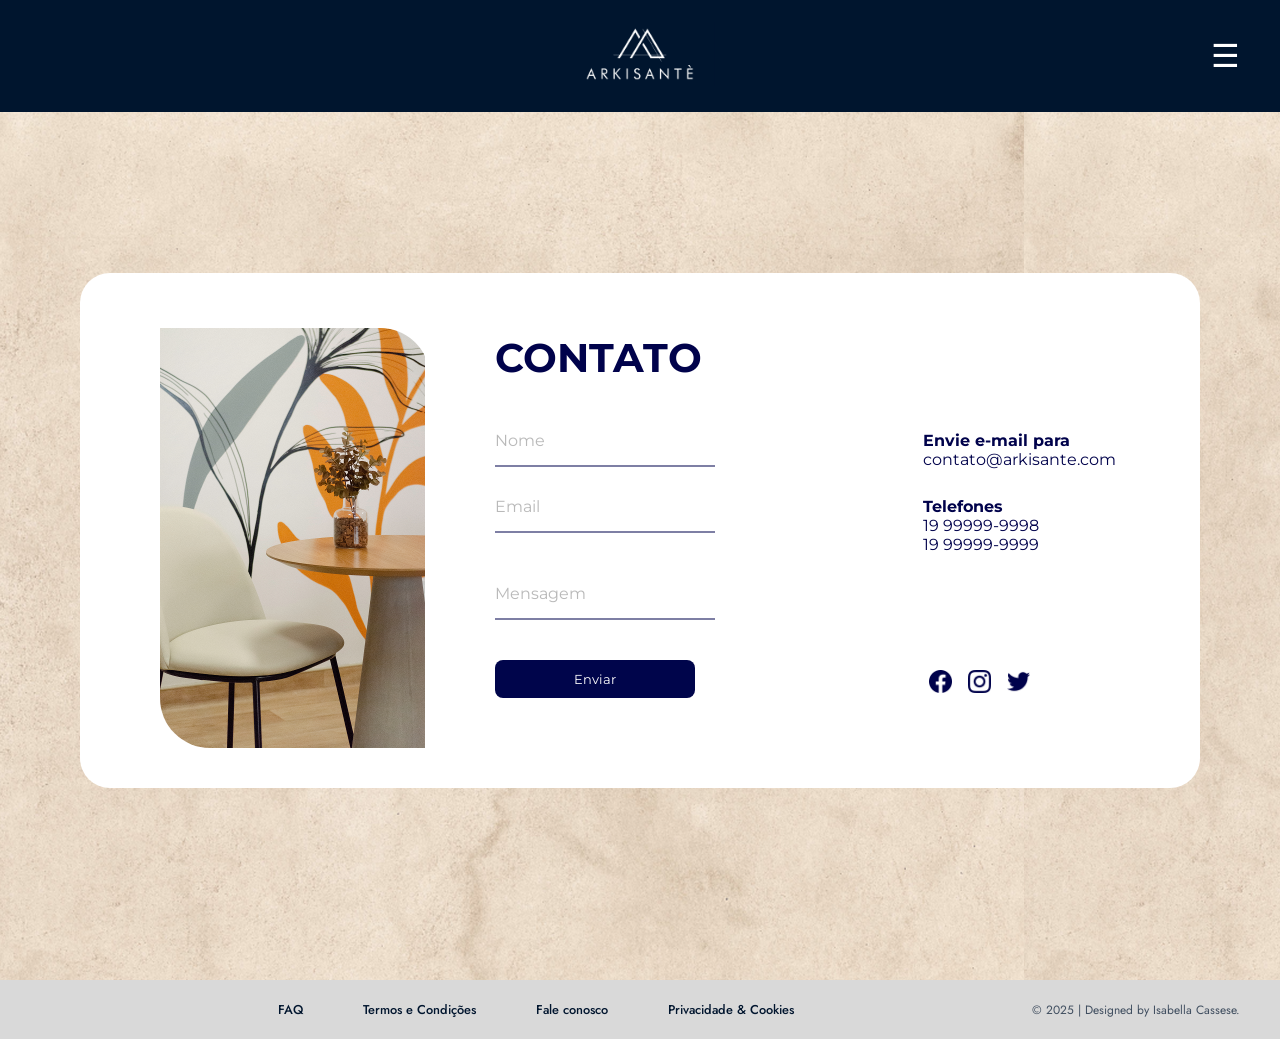
<file: contatos.html>
<!DOCTYPE html>
<html lang="pt-BR">
    <head>
        <meta charset="UTF-8">
        <meta name="viewport" content="width=device-width, initial-scale=1.0">

        <title>Arkisanté Arquitetura | Contatos</title>


        <meta name="keywords" content="architecture, architecture firm, architect, interior design, decoration, construction, renovation, residential projects, commercial projects, contemporary architecture, modern architecture, design, architecture portfolio">
        <meta name="description" content="Architecture firm specialized in clinical and healthcare projects. We design functional, safe, and welcoming spaces focused on well-being, efficiency, and contemporary design.">
        
        <link rel="stylesheet" href="styles.css">

         <!-- Google Fonts & Icons -->
        <link rel="preconnect" href="https://fonts.googleapis.com">
        <link rel="preconnect" href="https://fonts.gstatic.com" crossorigin>
        <link href="https://fonts.googleapis.com/css2?family=Material+Symbols+Outlined" rel="stylesheet">


        <link href="https://fonts.googleapis.com/css2?family=Montserrat:ital,wght@0,100..900;1,100..900&family=Jost:ital,wght@0,100..900;1,100..900&display=swap" rel="stylesheet">

        <!-- Material Symbols (ícones) -->
        <link href="https://fonts.googleapis.com/css2?family=Material+Symbols+Outlined" rel="stylesheet">

        <!-- Fontes Playfair + Montserrat -->
        <link href="https://fonts.googleapis.com/css2?family=Playfair+Display:ital,wght@0,400..900;1,400..900&family=Montserrat:wght@100..900&display=swap" rel="stylesheet">
        
    </head>
    <body>
        <div class="container">
             <!-- Header with site title and primary navigation -->
            <header>            
                <div class="header">
                    <a href="index.html">
                        <img src="./images/logo.png" alt="Arkisante logo">
                    </a>
                    <!-- checkbox to control the menu -->
                    <input type="checkbox" id="menu-toggle" class="menu-toggle">
                    <!-- Menu btn -->
                    <label for="menu-toggle" class="hamburger">
                        &#9776; 
                    </label>
                    <!-- Menu options -->
                    <nav class="navMenu" aria-label="Primary navigation">
                        <!-- header menu -->
                        <div class="navMenu-header">
                            <span class="navMenu-title">Menu</span>

                            <!-- btn to close menu -->
                            <label for="menu-toggle" class="closeMenu">
                                ✕
                            </label>
                        </div>
                        <ul>  
                            <li><a href="./index.html">Home</a></li>
                            <li><a href="./historia.html">Nossa história</a></li>
                            <li><a href="./direcao-criativa.html">Direção criativa</a></li>
                            <li><a href="./gestao.html">Gestão 360º</a></li>
                            <li><a href="./galeria.html">Galeria</a></li>
                            <li><a href="./contatos.html">Contatos</a></li>
                            <li><a href="./ecommerce.html">Monte seu Projeto</a></li>
                            <li><a href="./admin.html">Área Admin</a></li>
                        </ul>
                        <!-- Menu dropdown img -->
                        <div class="nav-image">
                            <img src="./images/menu-img.png" alt="decor Arkisante">
                        </div>
                    </nav>
                </div>
            </header>
            <main>
                <div class="backgroundForms2">
                    <div class="contentForms2">
                
                        <div class="imageForms2">
                            <img src="./images/contact-img.png" alt="Forms Image 2">
                        </div>

                        <div class="mainContentForms2">

                            <div class="mainTitle2">
                                <h1 class="mainClassTitle2">
                                    CONTATO
                                </h1>
                            </div>

                            <div class="content2">
                                <div class="name2">
                                    <label for="name"></label>
                                    <input type="text" id="name2" name="name" placeholder="Nome">
                                </div>

                                <div class="email2">
                                    <label for="email"></label>
                                    <input type="email" id="email2" name="email" placeholder="Email">
                                </div>

                                <div class="message2">
                                    <label for="message"></label>
                                    <input type="message" id="message2" name="message" placeholder="Mensagem">
                                </div>

                                <div class="submit2">
                                    <input type="submit" value="Enviar" id="submitButton2">
                                </div>
                            
                                <div class="contact2">
                                    <p id="contactTitle2">Envie e-mail para</p>
                                    <a href="mailto:hi@green.com" id="contactInfo2">contato@arkisante.com</a>
                                </div>
                                <div class="adress2">
                                    <p id="contactTitle2">Telefones</p>
                                    <p id="contactContent2">19 99999-9998
                                    <br>19 99999-9999</p>
                                </div>
                                <div class="socials2">
                                    <a href="#"><img src="./images/Facebook - Negative.png" alt="Facebook"></a>
                                    <a href="#"><img src="./images/Instagram - Negative.png" alt="Instagram"></a>
                                    <a href="#"><img src="./images/Twitter - Negative.png" alt="Twitter"></a>
                                </div>
                            </div>
                        </div>
                    </div>
                </div>
            </main>
             <!-- Footer with secondary navigation and copyright -->
            <footer>
                <div class="footer-container">
                    <nav class="footer-nav" aria-label="Secondary navigation">
                        <ul>
                            <li><a href="./faq.html">FAQ</a></li>
                            <li><a href="#">Termos e Condições</a></li>
                            <li><a href="#">Fale conosco</a></li>
                            <li><a href="#">Privacidade & Cookies</a></li>
                        </ul>
                    </nav>

                    <p>&copy; 2025 | Designed by Isabella Cassese.</p>
                </div>
            </footer>
        </div>
    </body>
</html>
</file>
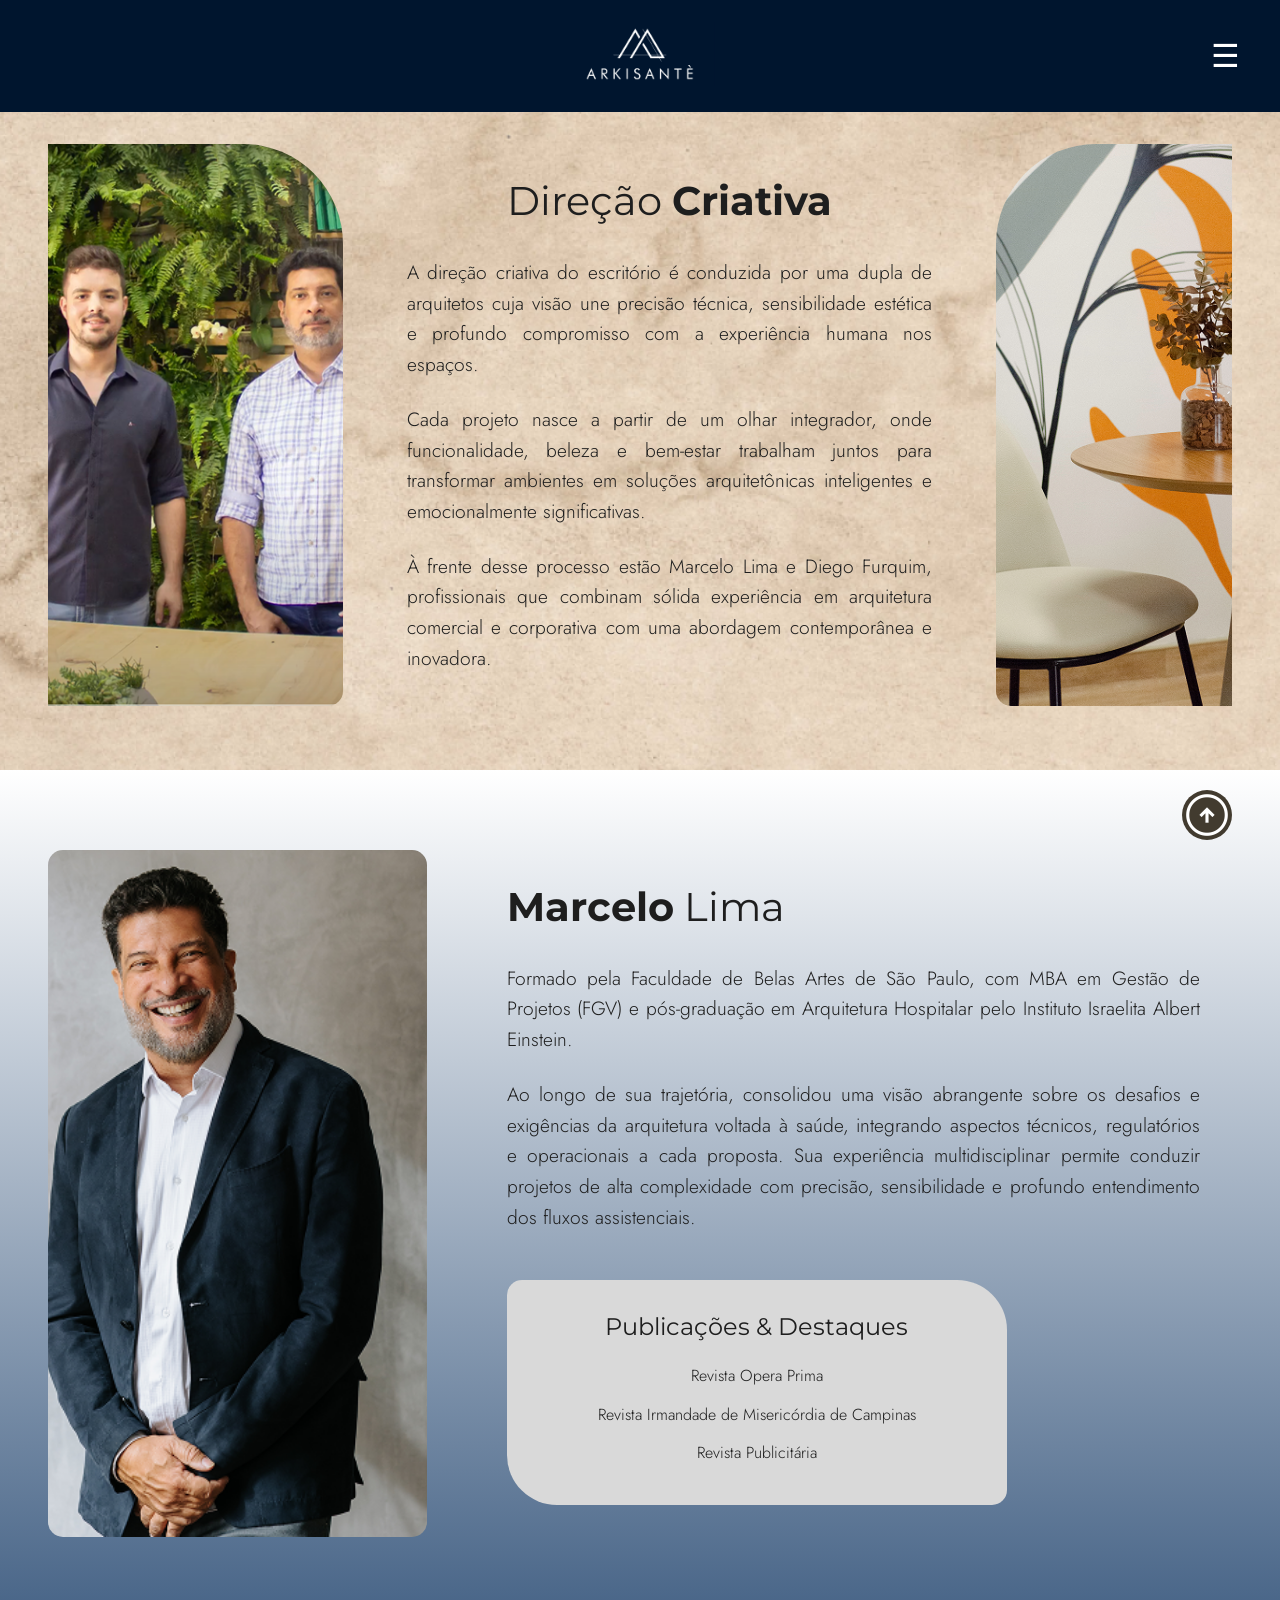
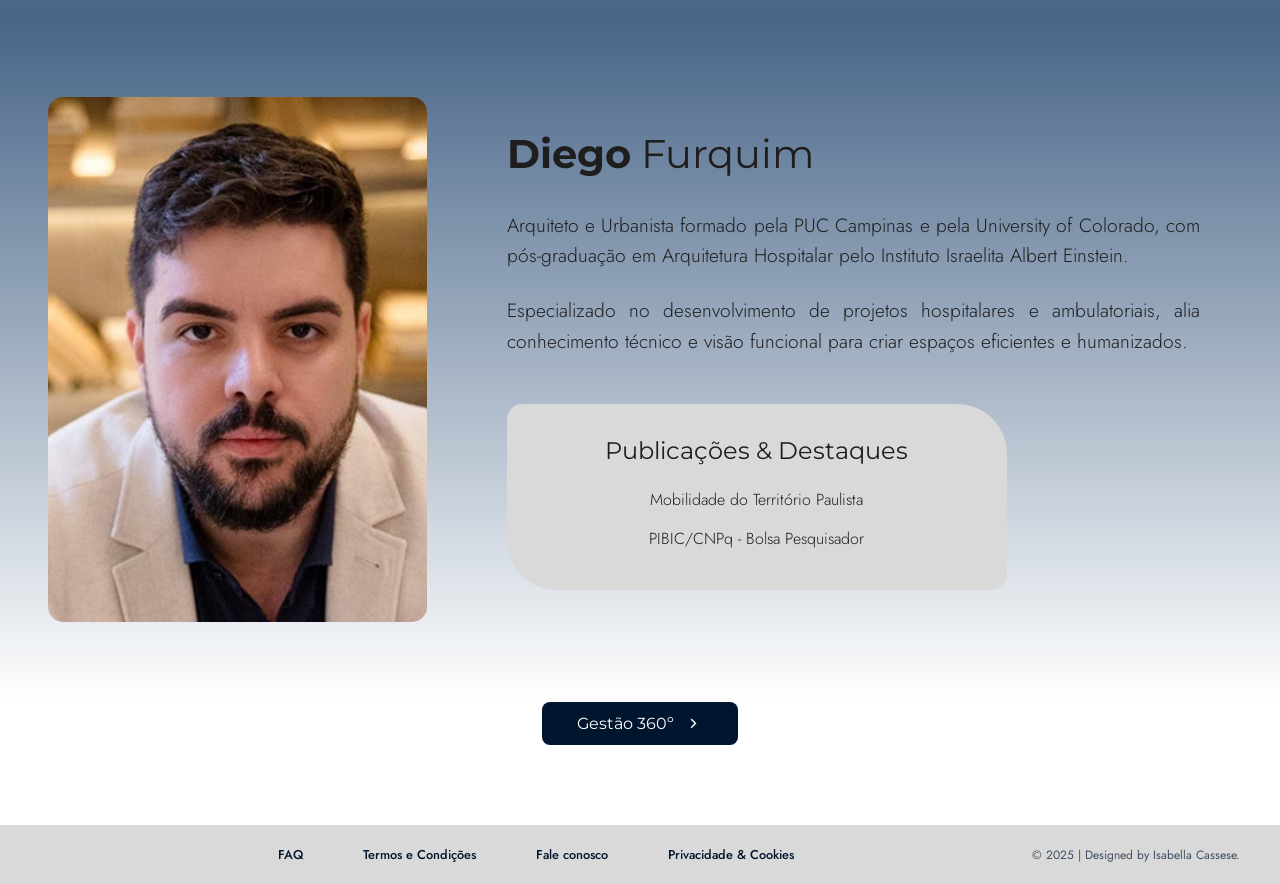
<file: direcao-criativa.html>
<!DOCTYPE html>
<html lang="pt-BR">
    <head>
        <meta charset="UTF-8">
        <meta name="viewport" content="width=device-width, initial-scale=1.0">

        <title>Arkisanté Arquitetura | Direção Criativa</title>


        <meta name="keywords" content="architecture, architecture firm, architect, interior design, decoration, construction, renovation, residential projects, commercial projects, contemporary architecture, modern architecture, design, architecture portfolio">
        <meta name="description" content="Architecture firm specialized in clinical and healthcare projects. We design functional, safe, and welcoming spaces focused on well-being, efficiency, and contemporary design.">
        
        <link rel="stylesheet" href="styles.css">

         <!-- Google Fonts & Icons -->
        <link rel="preconnect" href="https://fonts.googleapis.com">
        <link rel="preconnect" href="https://fonts.gstatic.com" crossorigin>
        <link href="https://fonts.googleapis.com/css2?family=Material+Symbols+Outlined" rel="stylesheet">


        <link href="https://fonts.googleapis.com/css2?family=Montserrat:ital,wght@0,100..900;1,100..900&family=Jost:ital,wght@0,100..900;1,100..900&display=swap" rel="stylesheet">

        <!-- Material Symbols (ícones) -->
        <link href="https://fonts.googleapis.com/css2?family=Material+Symbols+Outlined" rel="stylesheet">

        <!-- Fontes Playfair + Montserrat -->
        <link href="https://fonts.googleapis.com/css2?family=Playfair+Display:ital,wght@0,400..900;1,400..900&family=Montserrat:wght@100..900&display=swap" rel="stylesheet">
        
    </head>
    <body>
        <div class="container">
             <!-- Header with site title and primary navigation -->
           <header>            
                <div class="header">
                    <a href="index.html">
                        <img src="./images/logo.png" alt="Arkisante logo">
                    </a>
                    <!-- checkbox to control the menu -->
                    <input type="checkbox" id="menu-toggle" class="menu-toggle">
                    <!-- Menu btn -->
                    <label for="menu-toggle" class="hamburger">
                        &#9776; 
                    </label>
                    <!-- Menu options -->
                    <nav class="navMenu" aria-label="Primary navigation">
                        <!-- header menu -->
                        <div class="navMenu-header">
                            <span class="navMenu-title">Menu</span>

                            <!-- btn to close menu -->
                            <label for="menu-toggle" class="closeMenu">
                                ✕
                            </label>
                        </div>
                        <ul>  
                            <li><a href="./index.html">Home</a></li>
                            <li><a href="./historia.html">Nossa história</a></li>
                            <li><a href="./direcao-criativa.html">Direção criativa</a></li>
                            <li><a href="./gestao.html">Gestão 360º</a></li>
                            <li><a href="./galeria.html">Galeria</a></li>
                            <li><a href="./contatos.html">Contatos</a></li>
                            <li><a href="./ecommerce.html">Monte seu Projeto</a></li>
                            <li><a href="./admin.html">Área Admin</a></li>
                        </ul>
                        <!-- Menu dropdown img -->
                        <div class="nav-image">
                            <img src="./images/menu-img.png" alt="decor Arkisante">
                        </div>
                    </nav>
                </div>
            </header>

            <main class="creative-team">
                <!-- Seção de Introdução ao Time -->
                <section class="mainContentTeam">
                    <img src="./images/creative-team-img.png" id="teamImg" alt="Creative Team">
                    
                    <div class="textContentTeam">
                        <h1>Direção <b>Criativa</b></h1>
                        <p>A direção criativa do escritório é conduzida por uma dupla de arquitetos cuja visão une precisão técnica, sensibilidade estética e profundo compromisso com a experiência humana nos espaços.</p>
                        <p>Cada projeto nasce a partir de um olhar integrador, onde funcionalidade, beleza e bem-estar trabalham juntos para transformar ambientes em soluções arquitetônicas inteligentes e emocionalmente significativas.</p>
                        <p>À frente desse processo estão Marcelo Lima e Diego Furquim, profissionais que combinam sólida experiência em arquitetura comercial e corporativa com uma abordagem contemporânea e inovadora.</p>
                    </div>
                    
                    <img src="./images/creative-team-img-2.png" id="layoutImg" alt="architecture creative layout">
                </section>

                <!-- Seção Marcelo Lima -->
                <section class="mainContentMarcelo">
                    <div class="marcelo-wrapper">
                        <img src="./images/marcelo-img.png" alt="architect marcelo lima">
                        
                        <div class="marceloContent">
                            <h2><b>Marcelo</b> Lima</h2>
                            <p>Formado pela Faculdade de Belas Artes de São Paulo, com MBA em Gestão de Projetos (FGV) e pós-graduação em Arquitetura Hospitalar pelo Instituto Israelita Albert Einstein.</p>
                            <p>Ao longo de sua trajetória, consolidou uma visão abrangente sobre os desafios e exigências da arquitetura voltada à saúde, integrando aspectos técnicos, regulatórios e operacionais a cada proposta. Sua experiência multidisciplinar permite conduzir projetos de alta complexidade com precisão, sensibilidade e profundo entendimento dos fluxos assistenciais.</p>                            
                            <div class="highlightsMarcelo">
                                <h3>Publicações & Destaques</h3>
                                <ul>
                                    <li>Revista Opera Prima</li>
                                    <li>Revista Irmandade de Misericórdia de Campinas</li>
                                    <li>Revista Publicitária</li>
                                </ul>
                            </div>
                        </div>
                    </div>
                </section>

                <!-- Seção Diego Furquim -->
                <section class="mainContentDiego">
                    <div class="diego-wrapper">
                        <img src="./images/diego-img.png" alt="architect diego furquim">
                        
                        <div class="diegoContent">
                            <h2><b>Diego</b> Furquim</h2>
                            <p>Arquiteto e Urbanista formado pela PUC Campinas e pela University of Colorado, com pós-graduação em Arquitetura Hospitalar pelo Instituto Israelita Albert Einstein.</p>
                            <p>Especializado no desenvolvimento de projetos hospitalares e ambulatoriais, alia conhecimento técnico e visão funcional para criar espaços eficientes e humanizados.</p>                            
                            <div class="highlightsDiego">
                                <h3>Publicações & Destaques</h3>
                                <ul>
                                    <li>Mobilidade do Território Paulista</li>
                                    <li>PIBIC/CNPq - Bolsa Pesquisador</li>
                                </ul>
                            </div>
                        </div>
                    </div>
                </section>
                <div class="management-btn">
                    <a href="./gestao.html" class="btn-learn-more">
                        Gestão 360º
                        <span class="material-symbols-outlined">navigate_next</span>
                    </a>
                </div>

                <!--Back to top button-->
                <div class="back-to-top-container">
                    <a href="#" class="back-to-top">
                        <span class="material-symbols-outlined">arrow_circle_up</span>
                    </a>
                </div>
            </main>

             <!-- Footer with secondary navigation and copyright -->
            <footer>
                <div class="footer-container">
                    <nav class="footer-nav" aria-label="Secondary navigation">
                        <ul>
                            <li><a href="./faq.html">FAQ</a></li>
                            <li><a href="#">Termos e Condições</a></li>
                            <li><a href="#">Fale conosco</a></li>
                            <li><a href="#">Privacidade & Cookies</a></li>
                        </ul>
                    </nav>

                    <p>&copy; 2025 | Designed by Isabella Cassese.</p>
                </div>
            </footer>
        </div>
    </body>
</html>
</file>
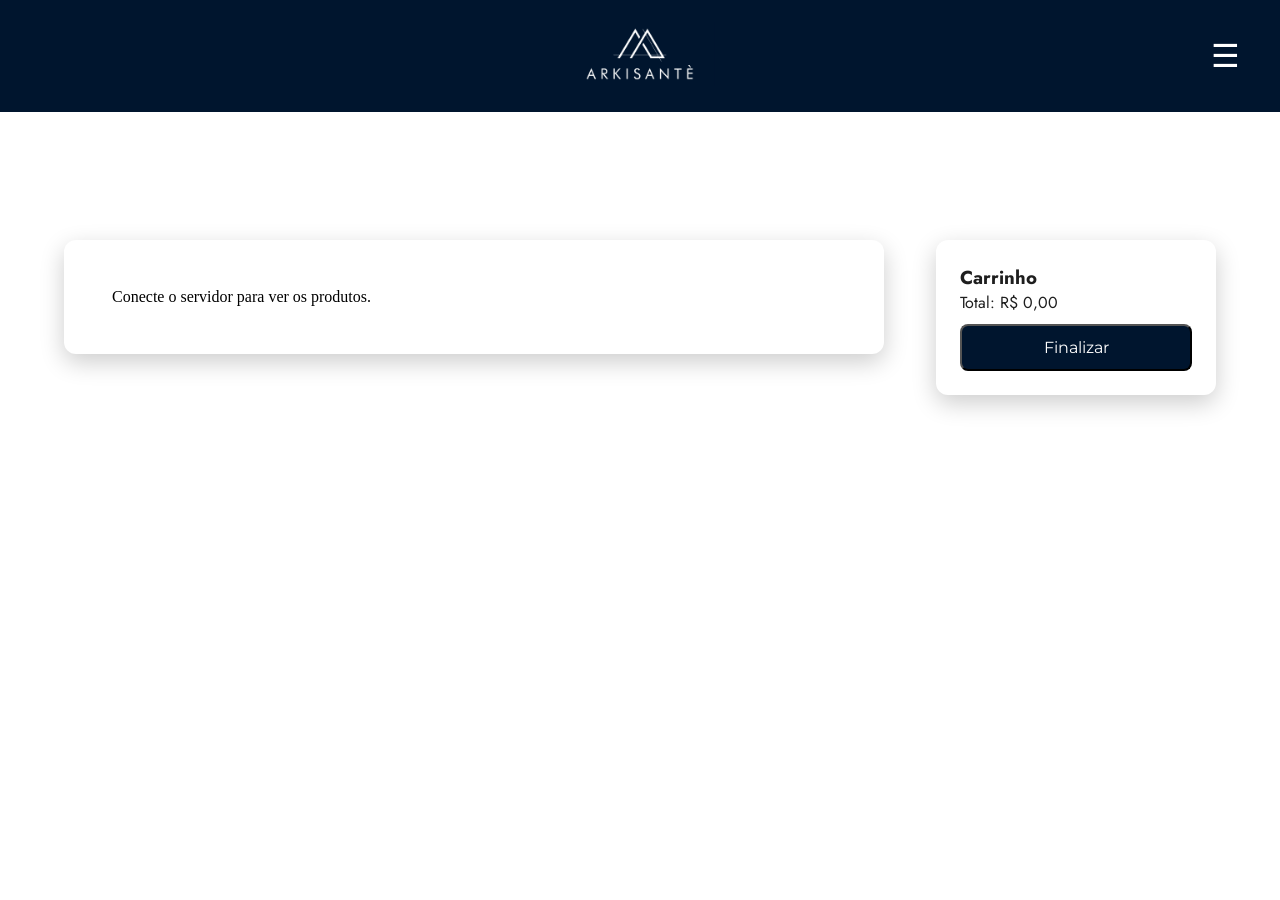
<file: ecommerce.html>
<!DOCTYPE html>
<html lang="pt-BR">
<head>
    <meta charset="UTF-8">
    <meta name="viewport" content="width=device-width, initial-scale=1.0">
    <title>Arkisanté | Monte seu Projeto</title>
    <link rel="stylesheet" href="styles.css">
    <link rel="stylesheet" href="ecommerce.css">
    <link href="https://fonts.googleapis.com/css2?family=Montserrat:wght@100..900&family=Jost:wght@100..900&display=swap" rel="stylesheet">
    <link href="https://fonts.googleapis.com/css2?family=Material+Symbols+Outlined" rel="stylesheet">
</head>
<body>
    <div class="container">
        <header>            
            <div class="header">
                <a href="index.html"><img src="./images/logo.png" alt="Arkisante logo"></a>
                <input type="checkbox" id="menu-toggle" class="menu-toggle">
                <label for="menu-toggle" class="hamburger">&#9776;</label>
                <nav class="navMenu" aria-label="Primary navigation">
                    <div class="navMenu-header">
                        <span class="navMenu-title">Menu</span>
                        <label for="menu-toggle" class="closeMenu">✕</label>
                    </div>
                    <ul>  
                        <li><a href="./index.html">Home</a></li>
                        <li><a href="./historia.html">Nossa história</a></li>
                        <li><a href="./direcao-criativa.html">Direção criativa</a></li>
                        <li><a href="./gestao.html">Gestão 360º</a></li>
                        <li><a href="./galeria.html">Galeria</a></li>
                        <li><a href="./contatos.html">Contatos</a></li>
                        <li><a href="./ecommerce.html">Monte seu Projeto</a></li>
                        <li><a href="./admin.html">Área Admin</a></li>
                    </ul>
                    <!-- Menu dropdown img -->
                    <div class="nav-image">
                        <img src="./images/menu-img.png" alt="decor Arkisante">
                    </div>
                </nav>
            </div>
        </header>

        <main class="shop-container">
            <h1>Monte seu <b>Projeto</b></h1>
            
            <div class="shop-layout">
                <div class="bg-grid">
                    <div id="product-grid" class="product-grid"></div>
                </div>
                
                <aside class="cart-sidebar">
                    <h3>Carrinho</h3>
                    <div id="cart-items"></div>
                    <div class="cart-total">Total: R$ <span id="cart-total-price">0,00</span></div>
                    <button id="checkout-btn" class="btn-learn-more" style="width:100%; margin-top:10px;">Finalizar</button>
                </aside>
            </div>
        </main>
    </div>
    <script src="shop.js"></script>
</body>
</html>
</file>
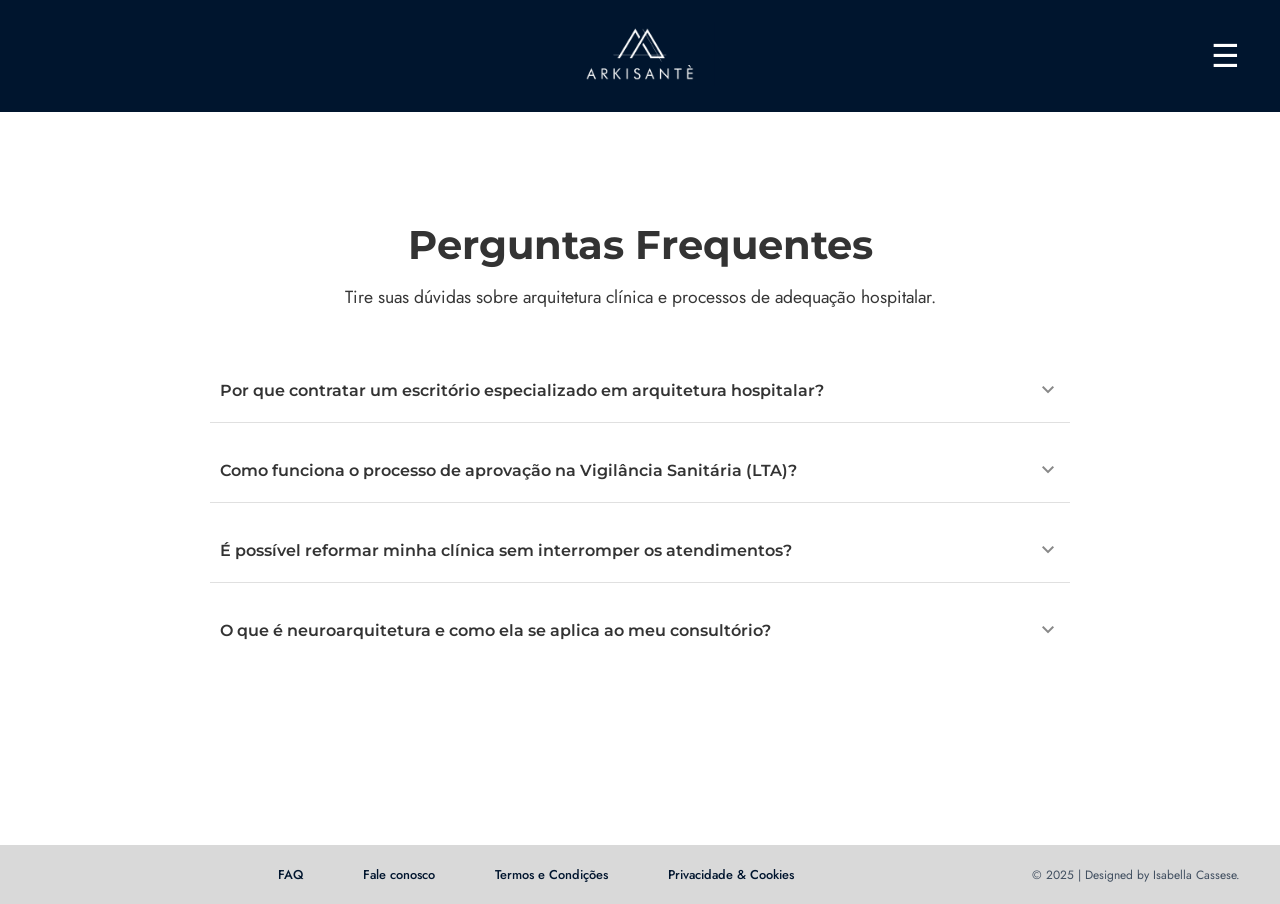
<file: faq.html>
<!DOCTYPE html>
<html lang="pt-BR">
    <head>
        <meta charset="UTF-8">
        <meta name="viewport" content="width=device-width, initial-scale=1.0">

        <title>Arkisanté Arquitetura | FAQ</title>


        <meta name="keywords" content="architecture, architecture firm, architect, interior design, decoration, construction, renovation, residential projects, commercial projects, contemporary architecture, modern architecture, design, architecture portfolio">
        <meta name="description" content="Architecture firm specialized in clinical and healthcare projects. We design functional, safe, and welcoming spaces focused on well-being, efficiency, and contemporary design.">
        
        <link rel="stylesheet" href="styles.css">

         <style>
            figcaption {
                font-family: "Montserrat", sans-serif;
                color: #FFFFFF;
                font-size: 12px;
                margin-bottom: 40px;
                padding-top: 20px;
            }
        </style>

        <link rel="preconnect" href="https://fonts.googleapis.com">
        <link rel="preconnect" href="https://fonts.gstatic.com" crossorigin>
        <link href="https://fonts.googleapis.com/css2?family=Material+Symbols+Outlined" rel="stylesheet">


        <link href="https://fonts.googleapis.com/css2?family=Montserrat:ital,wght@0,100..900;1,100..900&family=Jost:ital,wght@0,100..900;1,100..900&display=swap" rel="stylesheet">

        <link href="https://fonts.googleapis.com/css2?family=Material+Symbols+Outlined" rel="stylesheet">

        <link href="https://fonts.googleapis.com/css2?family=Playfair+Display:ital,wght@0,400..900;1,400..900&family=Montserrat:wght@100..900&display=swap" rel="stylesheet">
    </head>

    <body> 
        <div class="container">
            <header>            
                <div class="header">
                    <a href="index.html">
                        <img src="./images/logo.png" alt="Arkisante logo">
                    </a>
                    <input type="checkbox" id="menu-toggle" class="menu-toggle">
                    <label for="menu-toggle" class="hamburger">
                        &#9776; 
                    </label>
                    <nav class="navMenu" aria-label="Primary navigation">
                        <div class="navMenu-header">
                            <span class="navMenu-title">Menu</span>

                            <label for="menu-toggle" class="closeMenu">
                                ✕
                            </label>
                        </div>
                        <ul>  
                            <li><a href="./index.html">Home</a></li>
                            <li><a href="./historia.html">Nossa história</a></li>
                            <li><a href="./direcao-criativa.html">Direção criativa</a></li>
                            <li><a href="./gestao.html">Gestão 360º</a></li>
                            <li><a href="./galeria.html">Galeria</a></li>
                            <li><a href="./contatos.html">Contatos</a></li>
                            <li><a href="./ecommerce.html">Monte seu Projeto</a></li>
                            <li><a href="./admin.html">Área Admin</a></li>
                        </ul>
                        <div class="nav-image">
                            <img src="./images/menu-img.png" alt="decor Arkisante">
                        </div>
                    </nav>
                </div>
            </header>
            
            <main>
                <section class="faq-section">
                    <div class="faq-header">
                        <h1>Perguntas Frequentes</h1>
                        <p>Tire suas dúvidas sobre arquitetura clínica e processos de adequação hospitalar.</p>
                    </div>

                    <div class="faq-container">
                        <details class="faq-item">
                            <summary class="faq-question">
                                Por que contratar um escritório especializado em arquitetura hospitalar?
                                <span class="material-symbols-outlined faq-icon">expand_more</span>
                            </summary>
                            <div class="faq-answer">
                                <p>Projetos de saúde exigem conhecimento técnico rigoroso sobre normas específicas, como a RDC 50 da ANVISA. Um escritório especializado garante não apenas a beleza estética, mas a funcionalidade dos fluxos, a segurança do paciente e a aprovação legal do seu estabelecimento junto aos órgãos sanitários.</p>
                            </div>
                        </details>

                        <details class="faq-item">
                            <summary class="faq-question">
                                Como funciona o processo de aprovação na Vigilância Sanitária (LTA)?
                                <span class="material-symbols-outlined faq-icon">expand_more</span>
                            </summary>
                            <div class="faq-answer">
                                <p>Nós cuidamos de toda a etapa burocrática. Elaboramos o Projeto Básico de Arquitetura (PBA) e o Memorial Descritivo conforme as exigências locais. Acompanhamos o processo desde a entrada na Vigilância Sanitária até a emissão do Laudo Técnico de Avaliação (LTA), essencial para o funcionamento da sua clínica.</p>
                            </div>
                        </details>

                        <details class="faq-item">
                            <summary class="faq-question">
                                É possível reformar minha clínica sem interromper os atendimentos?
                                <span class="material-symbols-outlined faq-icon">expand_more</span>
                            </summary>
                            <div class="faq-answer">
                                <p>Sim. Através da nossa Gestão 360º, planejamos a obra em fases estratégicas (faseamento). Isolamos áreas de trabalho para garantir a segurança biológica e o conforto acústico, permitindo que a clínica continue operando em setores não afetados durante a reforma.</p>
                            </div>
                        </details>

                        <details class="faq-item">
                            <summary class="faq-question">
                                O que é neuroarquitetura e como ela se aplica ao meu consultório?
                                <span class="material-symbols-outlined faq-icon">expand_more</span>
                            </summary>
                            <div class="faq-answer">
                                <p>A neuroarquitetura estuda como o ambiente físico impacta o cérebro humano. Em projetos de saúde, aplicamos esses conceitos através da iluminação, cores, texturas e biofilia (uso de plantas) para reduzir a ansiedade dos pacientes na sala de espera e diminuir o estresse da equipe médica.</p>
                            </div>
                        </details>
                    </div>
                </section>
            </main>
            <footer>
                <div class="footer-container">
                    <nav class="footer-nav" aria-label="Secondary navigation">
                        <ul>
                            <li><a href="#">FAQ</a></li>
                            <li><a href="#">Fale conosco</a></li>
                            <li><a href="#">Termos e Condições</a></li>
                            <li><a href="#">Privacidade & Cookies</a></li>
                        </ul>
                    </nav>

                    <p>&copy; 2025 | Designed by Isabella Cassese.</p>
                </div>
            </footer>
        </div>
    </body>
</html>
</file>
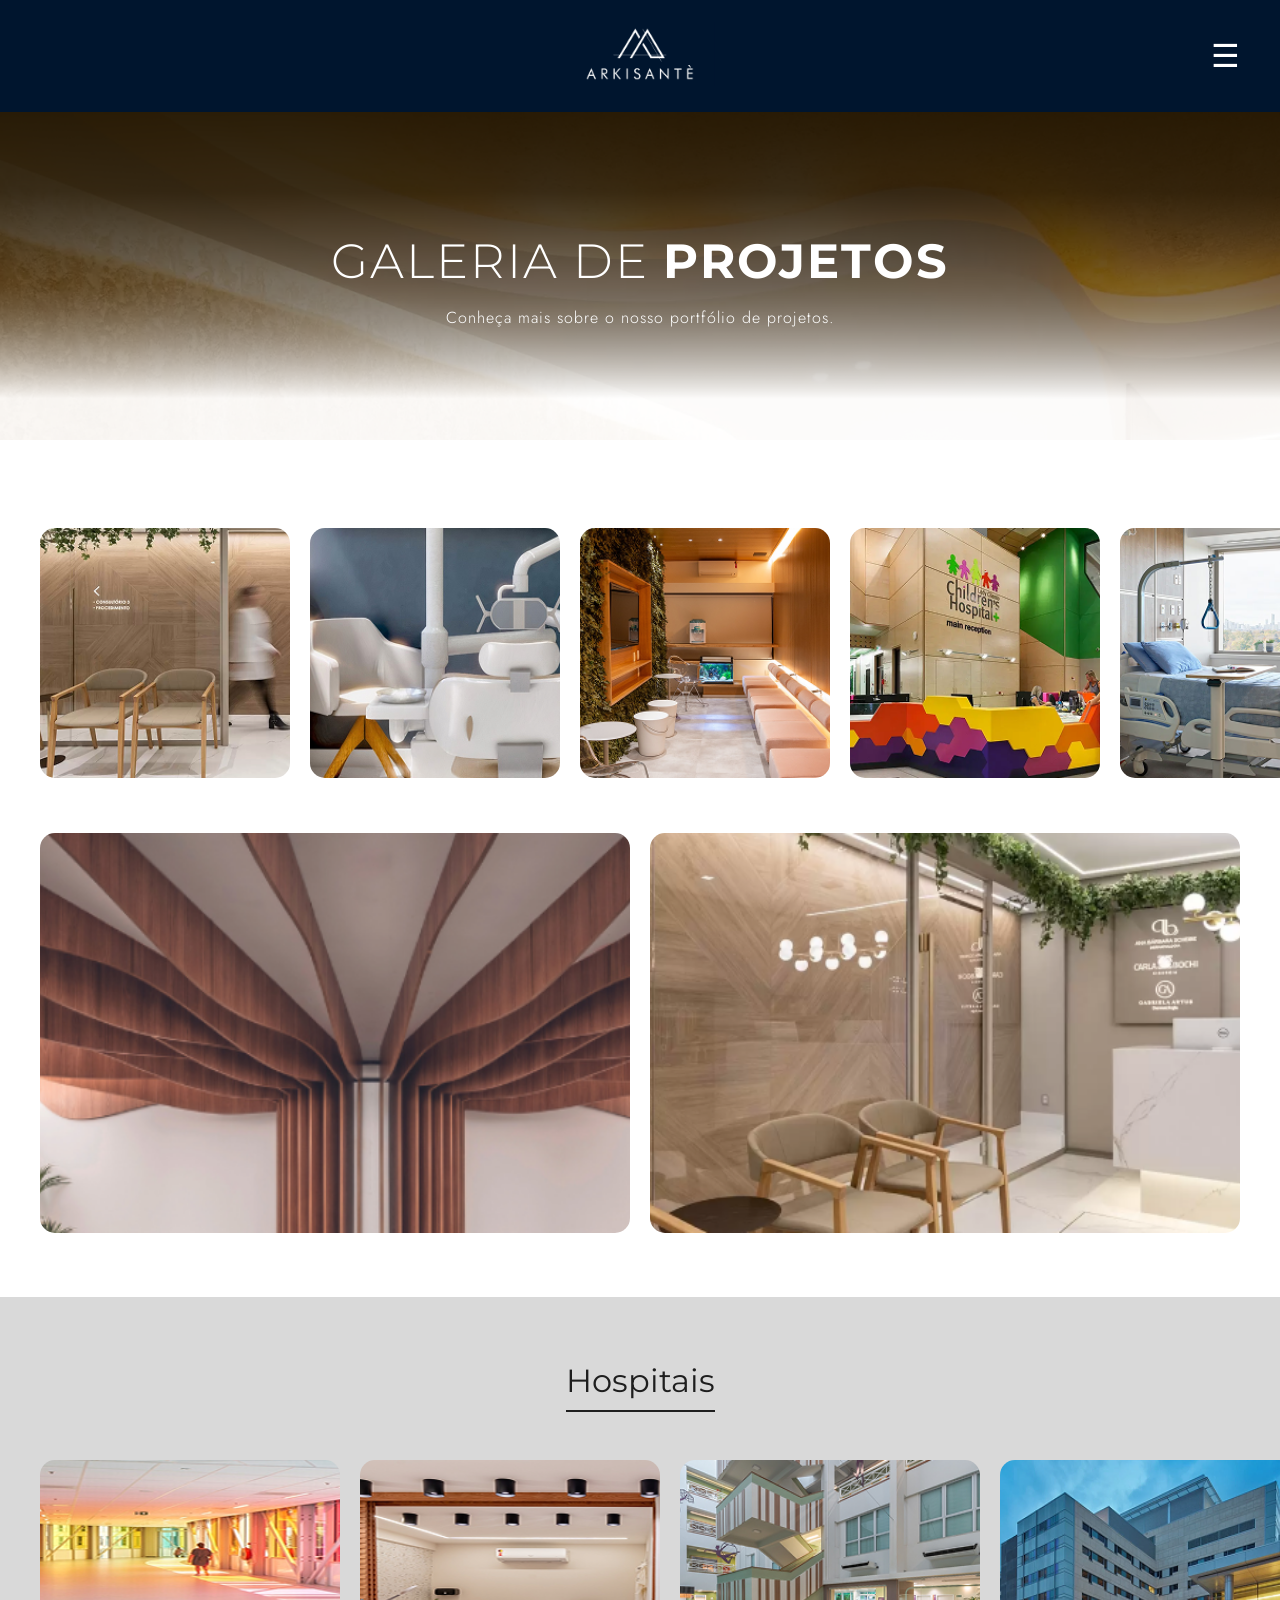
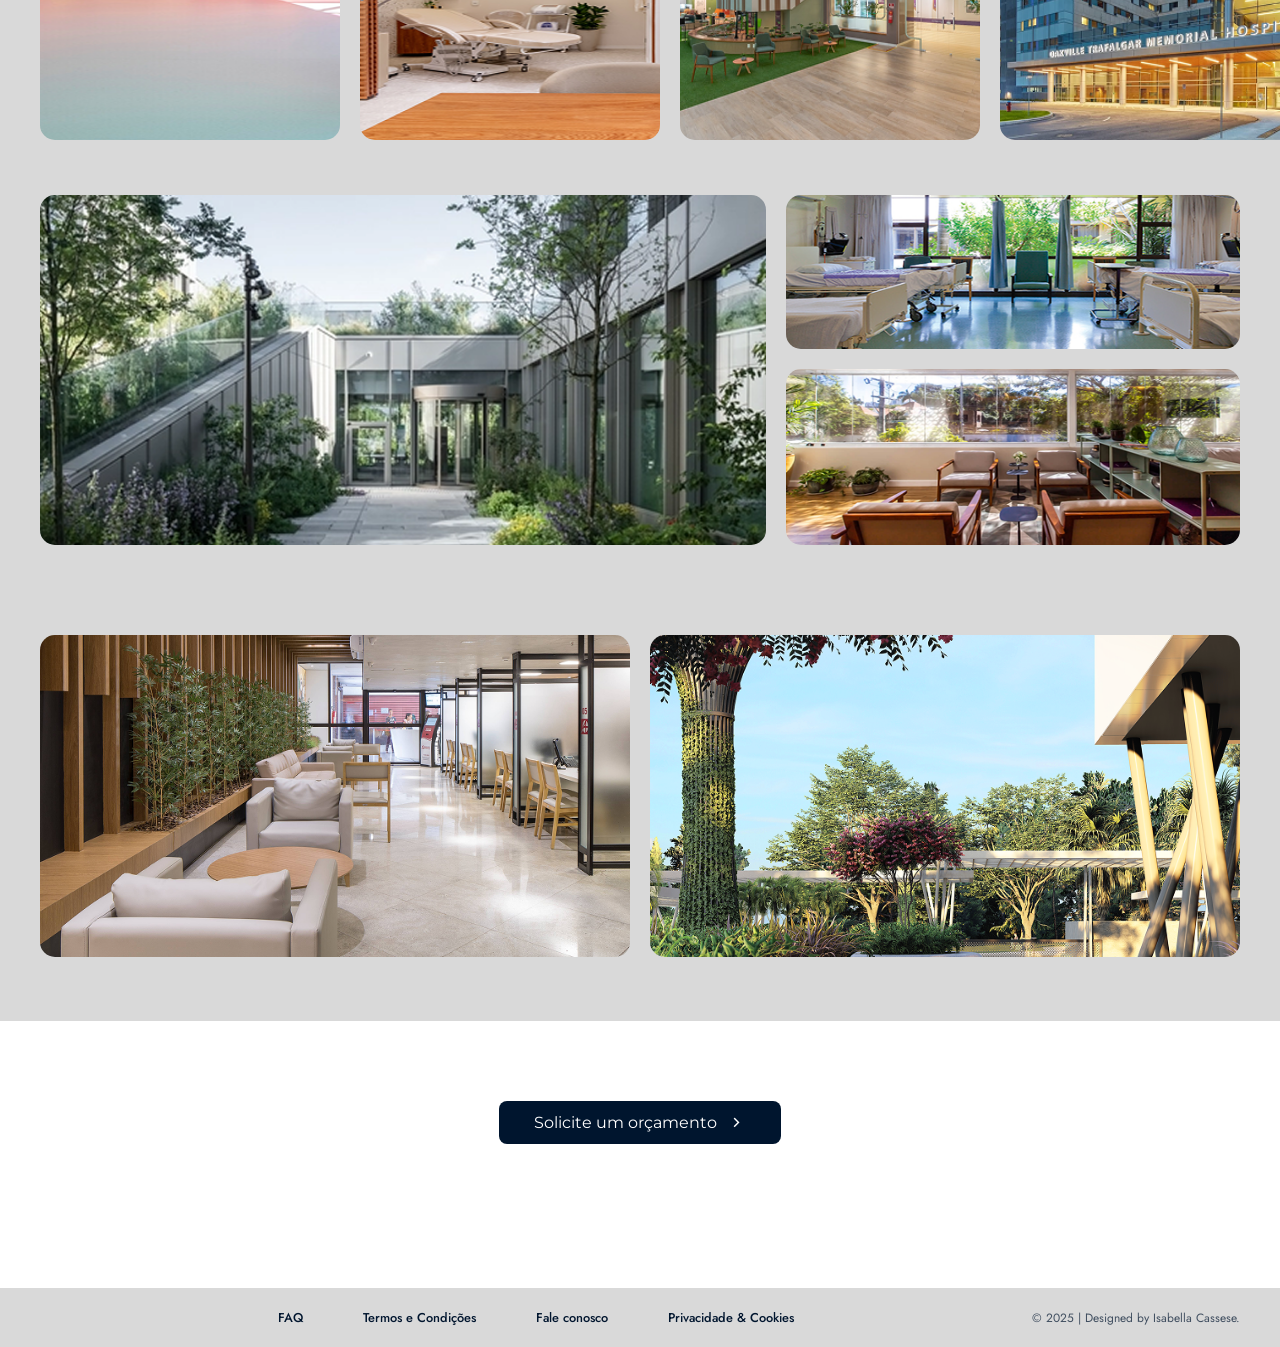
<file: galeria.html>
<!DOCTYPE html>
<html lang="pt-BR">
<head>
    <meta charset="UTF-8">
        <meta name="viewport" content="width=device-width, initial-scale=1.0">

        <title>Arkisanté Arquitetura | Galeria</title>


        <meta name="keywords" content="architecture, architecture firm, architect, interior design, decoration, construction, renovation, residential projects, commercial projects, contemporary architecture, modern architecture, design, architecture portfolio">
        <meta name="description" content="Architecture firm specialized in clinical and healthcare projects. We design functional, safe, and welcoming spaces focused on well-being, efficiency, and contemporary design.">
        
        <link rel="stylesheet" href="styles.css">

         <!-- Google Fonts & Icons -->
        <link rel="preconnect" href="https://fonts.googleapis.com">
        <link rel="preconnect" href="https://fonts.gstatic.com" crossorigin>
        <link href="https://fonts.googleapis.com/css2?family=Material+Symbols+Outlined" rel="stylesheet">


        <link href="https://fonts.googleapis.com/css2?family=Montserrat:ital,wght@0,100..900;1,100..900&family=Jost:ital,wght@0,100..900;1,100..900&display=swap" rel="stylesheet">

        <!-- Material Symbols (ícones) -->
        <link href="https://fonts.googleapis.com/css2?family=Material+Symbols+Outlined" rel="stylesheet">

        <!-- Fontes Playfair + Montserrat -->
        <link href="https://fonts.googleapis.com/css2?family=Playfair+Display:ital,wght@0,400..900;1,400..900&family=Montserrat:wght@100..900&display=swap" rel="stylesheet">
        
</head>
<body>
    <div class="container">
        <!-- Header with site title and primary navigation -->
        <header>            
            <div class="header">
                <a href="index.html">
                    <img src="./images/logo.png" alt="Arkisante logo">
                </a>
                <!-- checkbox to control the menu -->
                <input type="checkbox" id="menu-toggle" class="menu-toggle">
                <!-- Menu btn -->
                <label for="menu-toggle" class="hamburger">
                    &#9776; 
                </label>
                <!-- Menu options -->
                <nav class="navMenu" aria-label="Primary navigation">
                    <!-- header menu -->
                    <div class="navMenu-header">
                        <span class="navMenu-title">Menu</span>

                        <!-- btn to close menu -->
                        <label for="menu-toggle" class="closeMenu">
                            ✕
                        </label>
                    </div>
                        <ul>  
                            <li><a href="./index.html">Home</a></li>
                            <li><a href="./historia.html">Nossa história</a></li>
                            <li><a href="./direcao-criativa.html">Direção criativa</a></li>
                            <li><a href="./gestao.html">Gestão 360º</a></li>
                            <li><a href="./galeria.html">Galeria</a></li>
                            <li><a href="./contatos.html">Contatos</a></li>
                            <li><a href="./ecommerce.html">Monte seu Projeto</a></li>
                            <li><a href="./admin.html">Área Admin</a></li>
                        </ul>
                    <!-- Menu dropdown img -->
                    <div class="nav-image">
                        <img src="./images/menu-img.png" alt="decor Arkisante">
                    </div>
                </nav>
            </div>
        </header>
        <!-- Main content area -->
         <main class="gallery-section">
            <section class="gallery-hero">
                <div class="hero-content">
                    <h1>GALERIA DE <b>PROJETOS</b></h1>
                    <p>Conheça mais sobre o nosso portfólio de projetos.</p>
                </div>

                <div class="gallery-grid-top">
                    <div class="row-small-items">
                        <img src="./images/gallery1.png" alt="Projeto Clínica 1" class="gallery-img">
                        <img src="./images/gallery2.png" alt="Projeto Clínica 2" class="gallery-img">
                        <img src="./images/gallery3.png" alt="Projeto Clínica 3" class="gallery-img">
                        <img src="./images/gallery4.png" alt="Projeto Clínica 4" class="gallery-img">
                        <img src="./images/gallery5.png" alt="Projeto Clínica 5" class="gallery-img">
                    </div>

                    <div class="row-wide-items">
                        <img src="./images/gallery6.png" alt="Projeto Panorâmico 1" class="gallery-img-wide">
                        <img src="./images/gallery7.png" alt="Projeto Panorâmico 2" class="gallery-img-wide">
                    </div>
                </div>
            </section>

            <section class="gallery-hospitals">
                <div class="section-title">
                    <h2>Hospitais</h2>
                </div>

                <div class="hospitals-grid">
                    <div class="hospitals-row-4">
                        <img src="./images/gallery8.png" alt="Hospital 1" class="hosp-img">
                        <img src="./images/gallery9.png" alt="Hospital 2" class="hosp-img">
                        <img src="./images/gallery10.png" alt="Hospital 3" class="hosp-img">
                        <img src="./images/gallery11.png" alt="Hospital 4" class="hosp-img">
                    </div>

                    <div class="hospitals-mixed-layout">
                        <div class="mixed-left">
                            <img src="./images/gallery12.png" alt="Hospital Externo Grande" class="hosp-img-large">
                        </div>
                        <div class="mixed-right">
                            <img src="./images/gallery13.png" alt="Hospital Quarto" class="hosp-img-small">
                            <img src="./images/gallery14.png" alt="Hospital Recepção" class="hosp-img-small">
                        </div>
                    </div>

                    <div class="hospitals-row-2">
                        <img src="./images/gallery15.png" alt="Hospital Área Comum" class="hosp-img-medium">
                        <img src="./images/gallery16.png" alt="Hospital Área Externa" class="hosp-img-medium">
                    </div>
                </div>
            </section>

            <div class="contact-btn">
                    <a href="./contatos.html" class="btn-learn-more">
                        Solicite um orçamento
                        <span class="material-symbols-outlined">navigate_next</span>
                    </a>
                </div>
        </main>
        <!-- Footer with secondary navigation and copyright -->
        <footer>
            <div class="footer-container">
                <nav class="footer-nav" aria-label="Secondary navigation">
                    <ul>
                        <li><a href="./faq.html">FAQ</a></li>
                        <li><a href="#">Termos e Condições</a></li>
                        <li><a href="#">Fale conosco</a></li>
                        <li><a href="#">Privacidade & Cookies</a></li>
                    </ul>
                </nav>

                <p>&copy; 2025 | Designed by Isabella Cassese.</p>
            </div>
        </footer>
    </div>
        


</body>
</html>
</file>
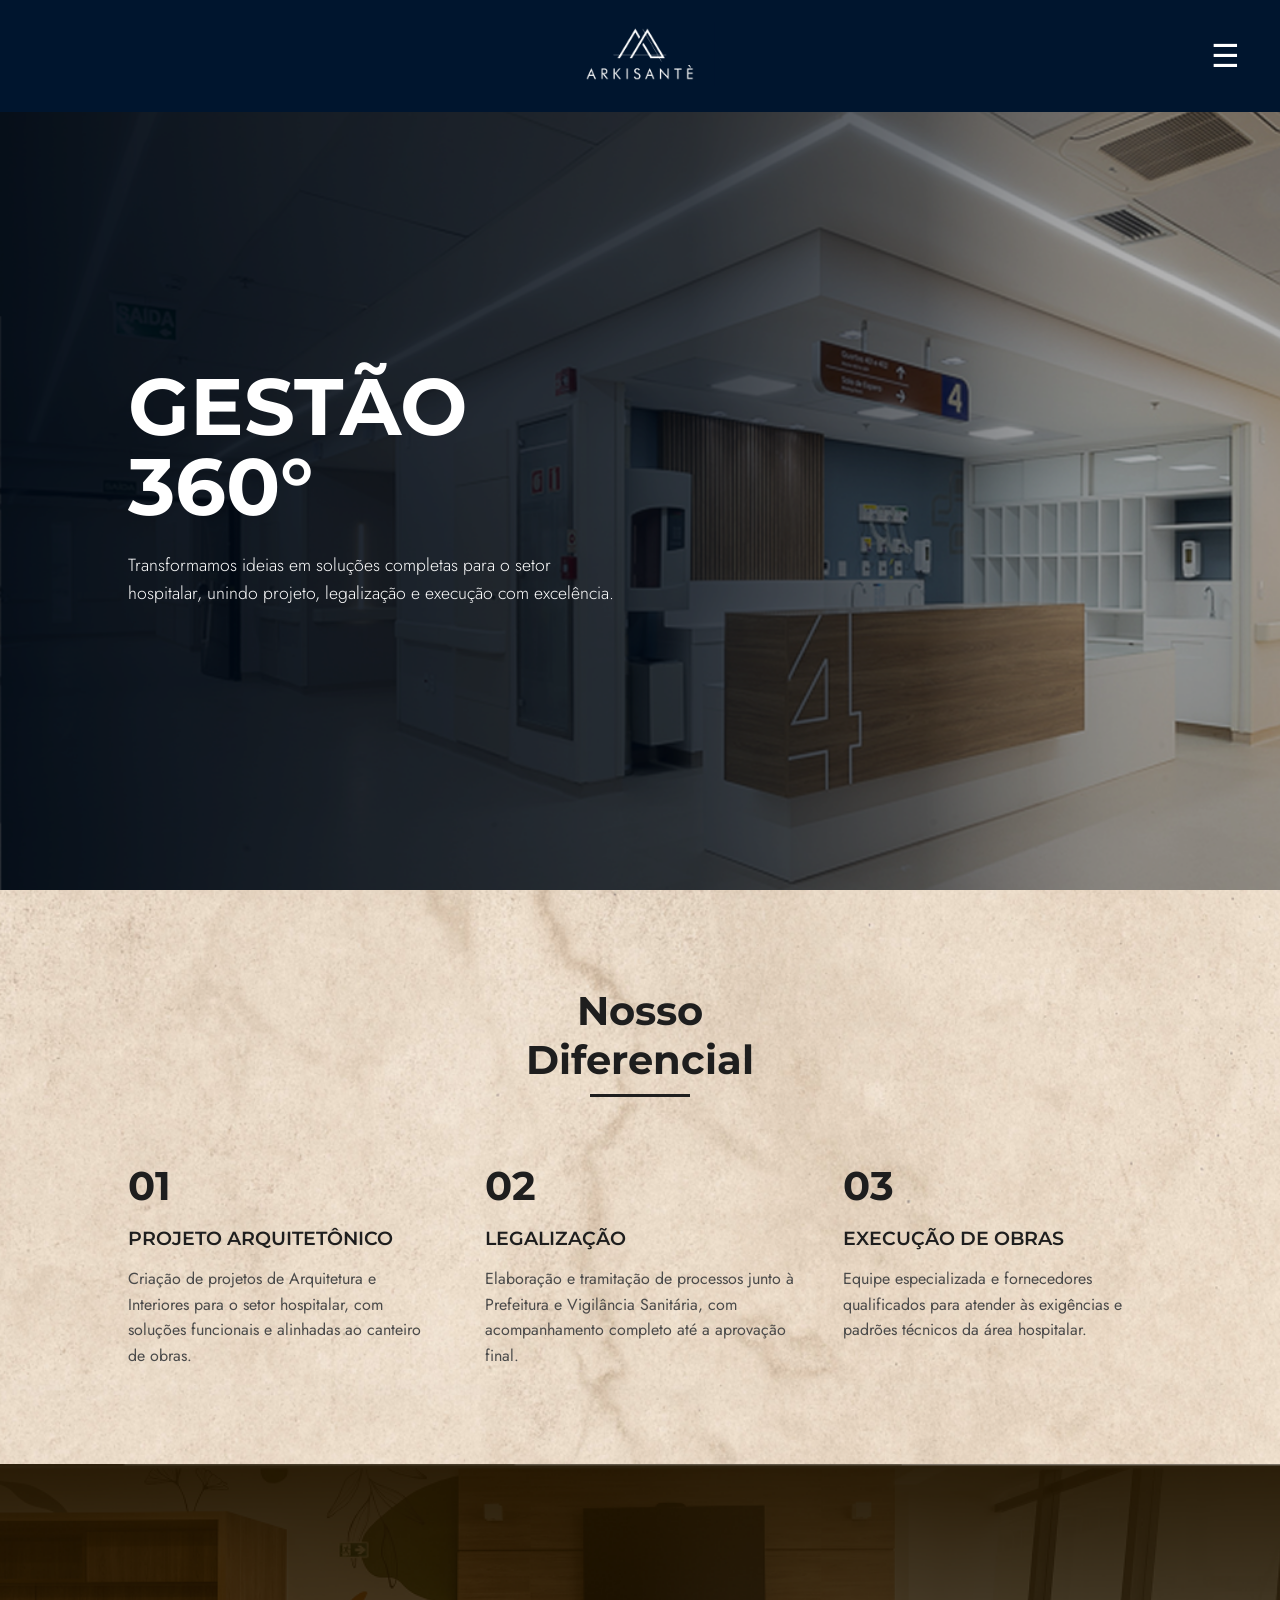
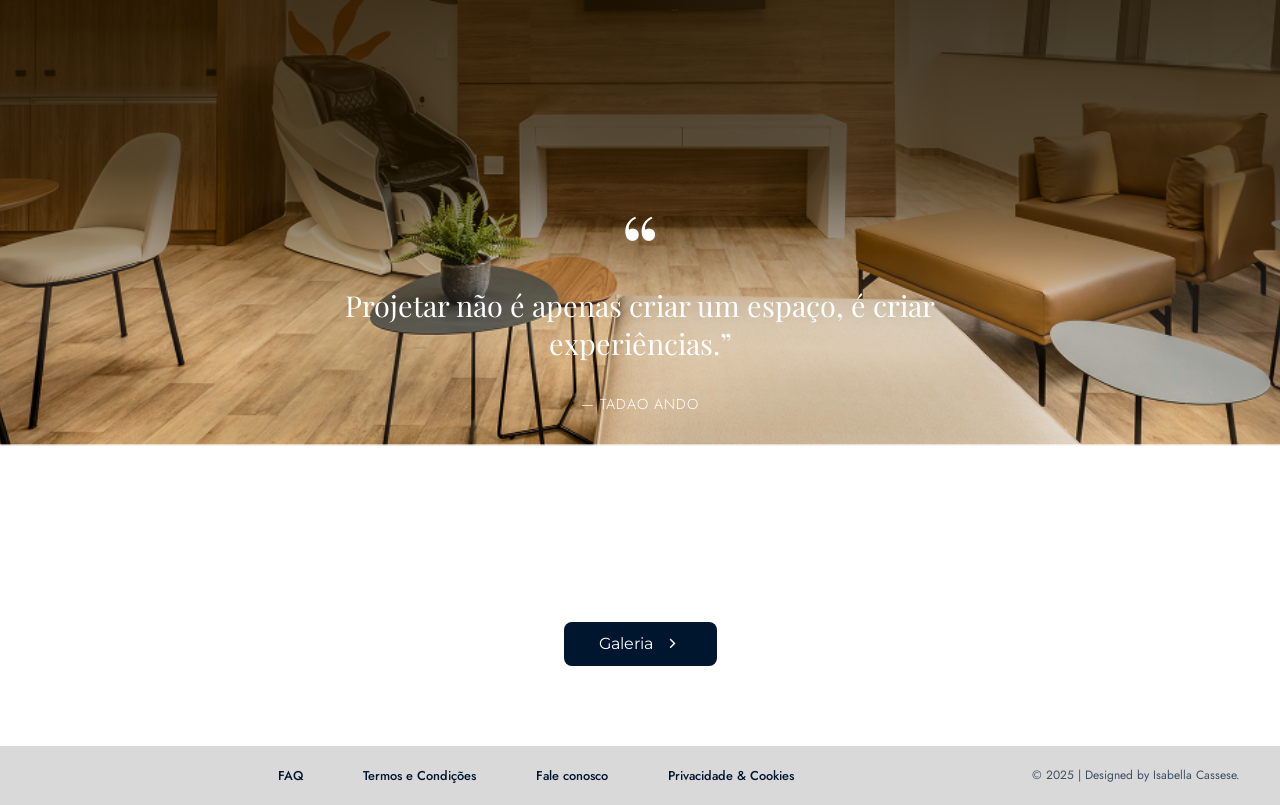
<file: gestao.html>
<!DOCTYPE html>
<html lang="pt-BR">
    <head>
        <meta charset="UTF-8">
        <meta name="viewport" content="width=device-width, initial-scale=1.0">

        <title>Arkisanté Arquitetura | Gestão 360°</title>


        <meta name="keywords" content="architecture, architecture firm, architect, interior design, decoration, construction, renovation, residential projects, commercial projects, contemporary architecture, modern architecture, design, architecture portfolio">
        <meta name="description" content="Architecture firm specialized in clinical and healthcare projects. We design functional, safe, and welcoming spaces focused on well-being, efficiency, and contemporary design.">
        
        <link rel="stylesheet" href="styles.css">

         <!-- Google Fonts & Icons -->
        <link rel="preconnect" href="https://fonts.googleapis.com">
        <link rel="preconnect" href="https://fonts.gstatic.com" crossorigin>
        <link href="https://fonts.googleapis.com/css2?family=Material+Symbols+Outlined" rel="stylesheet">


        <link href="https://fonts.googleapis.com/css2?family=Montserrat:ital,wght@0,100..900;1,100..900&family=Jost:ital,wght@0,100..900;1,100..900&display=swap" rel="stylesheet">

        <!-- Material Symbols (ícones) -->
        <link href="https://fonts.googleapis.com/css2?family=Material+Symbols+Outlined" rel="stylesheet">

        <!-- Fontes Playfair + Montserrat -->
        <link href="https://fonts.googleapis.com/css2?family=Playfair+Display:ital,wght@0,400..900;1,400..900&family=Montserrat:wght@100..900&display=swap" rel="stylesheet">

    </head>
    <body>
        <div class="container">
             <!-- Header with site title and primary navigation -->
           <header>            
                <div class="header">
                    <a href="index.html">
                        <img src="./images/logo.png" alt="Arkisante logo">
                    </a>
                    <!-- checkbox to control the menu -->
                    <input type="checkbox" id="menu-toggle" class="menu-toggle">
                    <!-- Menu btn -->
                    <label for="menu-toggle" class="hamburger">
                        &#9776; 
                    </label>
                    <!-- Menu options -->
                    <nav class="navMenu" aria-label="Primary navigation">
                        <!-- header menu -->
                        <div class="navMenu-header">
                            <span class="navMenu-title">Menu</span>

                            <!-- btn to close menu -->
                            <label for="menu-toggle" class="closeMenu">
                                ✕
                            </label>
                        </div>
                        <ul>  
                            <li><a href="./index.html">Home</a></li>
                            <li><a href="./historia.html">Nossa história</a></li>
                            <li><a href="./direcao-criativa.html">Direção criativa</a></li>
                            <li><a href="./gestao.html">Gestão 360º</a></li>
                            <li><a href="./galeria.html">Galeria</a></li>
                            <li><a href="./contatos.html">Contatos</a></li>
                            <li><a href="./ecommerce.html">Monte seu Projeto</a></li>
                            <li><a href="./admin.html">Área Admin</a></li>
                        </ul>
                        <!-- Menu dropdown img -->
                        <div class="nav-image">
                            <img src="./images/menu-img.png" alt="decor Arkisante">
                        </div>
                    </nav>
                </div>
            </header>
            <main class="mainManagement">
                <section class="mainContentManagement">
                    <img src="./images/gestao-img1.png" class="firstImgManagement" alt="Management layout">
                    <div class="textContentManagement">
                        <h1><b>Gestão 360°</b></h1>
                        <p>Transformamos ideias em soluções completas para o setor hospitalar, unindo projeto, legalização e execução com excelência.</p>
                    </div>
                    <section class="contentStrengths">
                        <h2>
                            <span class="line-1">Nosso</span>
                            <span class="line-2">Diferencial</span>
                        </h2>
                        <div class="strengths-items">

                            <div class="item">
                                <div class="strength-text">
                                    <h3>Projeto arquitetônico</h3>
                                    <p>Criação de projetos de Arquitetura e Interiores para o setor hospitalar, com soluções funcionais e alinhadas ao canteiro de obras.</p>
                                </div>
                            </div>

                            <div class="item">
                                <div class="strength-text">
                                    <h3>Legalização</h3>
                                    <p>Elaboração e tramitação de processos junto à Prefeitura e Vigilância Sanitária, com acompanhamento completo até a aprovação final.</p>
                                </div>
                            </div>

                            <div class="item">
                                <div class="strength-text">
                                    <h3>Execução de obras</h3>
                                    <p>Equipe especializada e fornecedores qualificados para atender às exigências e padrões técnicos da área hospitalar.</p>
                                </div>
                            </div>

                        </div>
                    </section>
                    <img src="./images/gestao-img2.png" id="secondImgManagement" alt="architecture management layout">
                </section>
                <section class="quote-section">
                    <blockquote>
                        <span class="quote-mark">“</span>
                        Projetar não é apenas criar um espaço,  
                        é criar experiências.”
                        <cite>— Tadao Ando</cite>
                    </blockquote>
                </section>
                <div class="galeria-btn">
                    <a href="./galeria.html" class="btn-learn-more">
                        Galeria
                        <span class="material-symbols-outlined">navigate_next</span>
                    </a>
                </div>
            </main>
            <!-- Footer with secondary navigation and copyright -->
            <footer>
                <div class="footer-container">
                    <nav class="footer-nav" aria-label="Secondary navigation">
                        <ul>
                            <li><a href="./faq.html">FAQ</a></li>
                            <li><a href="#">Termos e Condições</a></li>
                            <li><a href="#">Fale conosco</a></li>
                            <li><a href="#">Privacidade & Cookies</a></li>
                        </ul>
                    </nav>

                    <p>&copy; 2025 | Designed by Isabella Cassese.</p>
                </div>
            </footer>
        </div>
    </body>
</html>
</file>
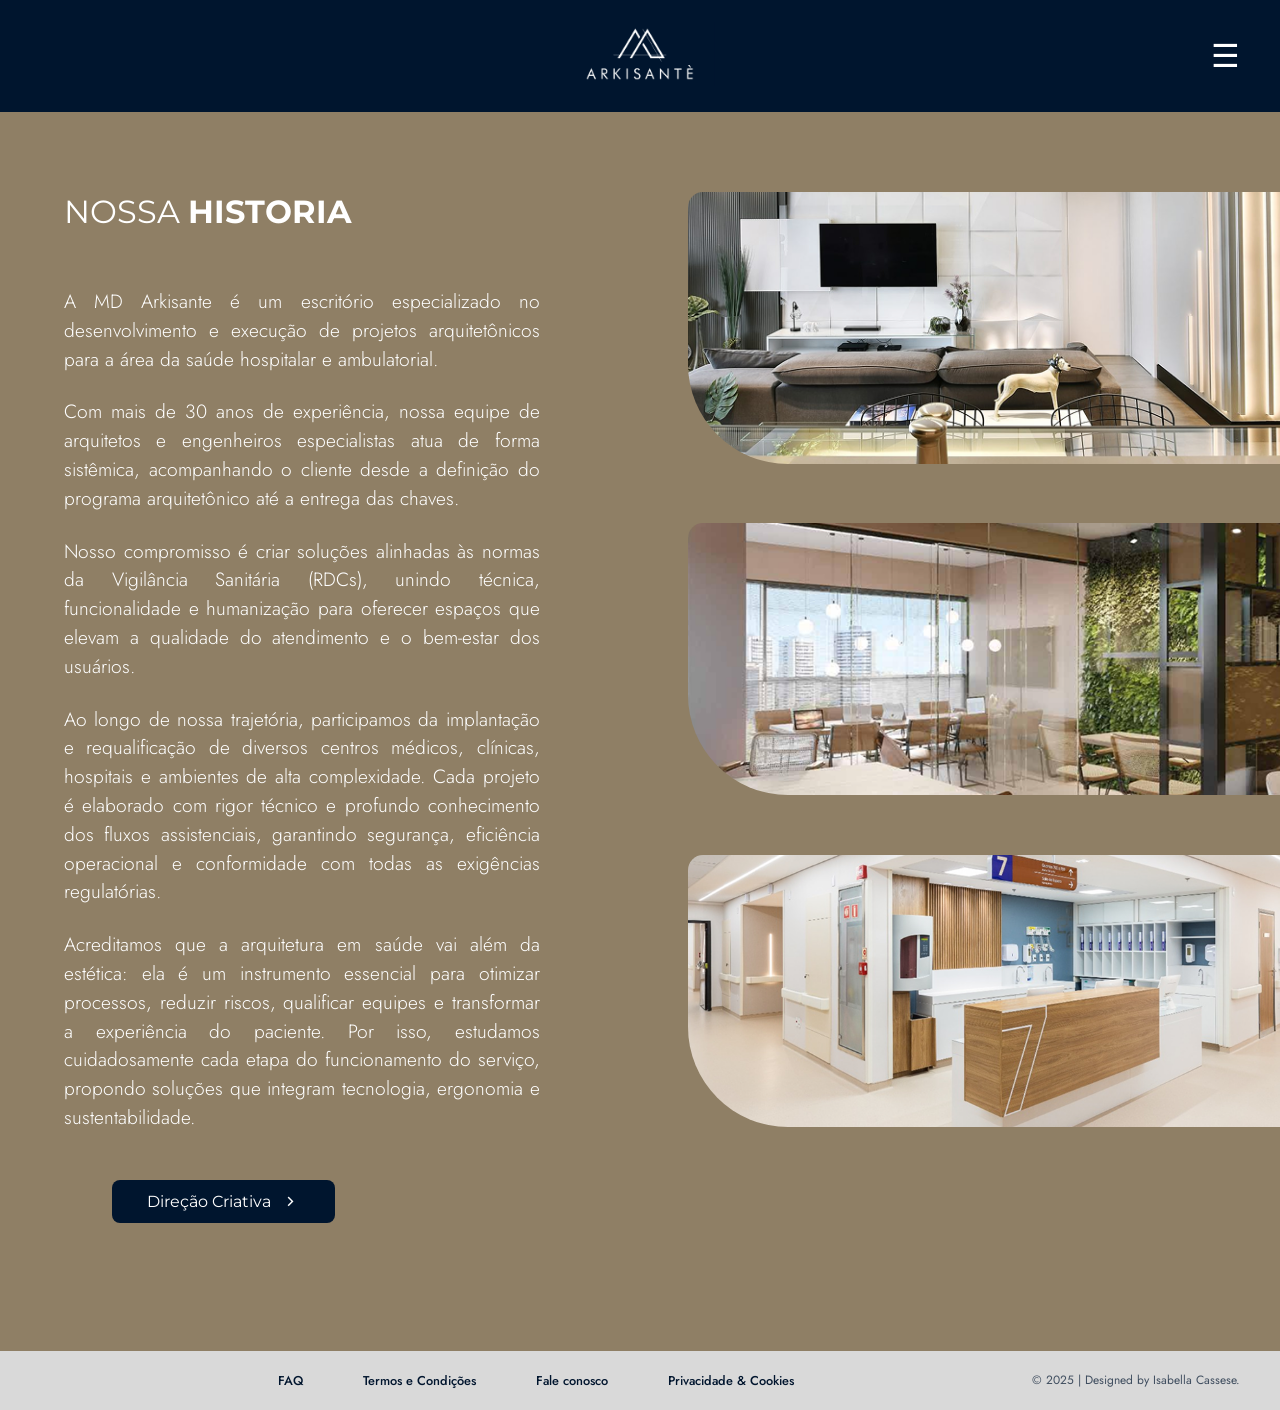
<file: historia.html>
<!DOCTYPE html>
<html lang="pt-BR">
    <head>
        <meta charset="UTF-8">
        <meta name="viewport" content="width=device-width, initial-scale=1.0">

        <title>Arkisanté Arquitetura | História</title>


        <meta name="keywords" content="architecture, architecture firm, architect, interior design, decoration, construction, renovation, residential projects, commercial projects, contemporary architecture, modern architecture, design, architecture portfolio">
        <meta name="description" content="Architecture firm specialized in clinical and healthcare projects. We design functional, safe, and welcoming spaces focused on well-being, efficiency, and contemporary design.">
        
        <link rel="stylesheet" href="styles.css">

        <!-- Google Fonts & Icons -->
        <link rel="preconnect" href="https://fonts.googleapis.com">
        <link rel="preconnect" href="https://fonts.gstatic.com" crossorigin>
        <link href="https://fonts.googleapis.com/css2?family=Material+Symbols+Outlined" rel="stylesheet">


        <link href="https://fonts.googleapis.com/css2?family=Montserrat:ital,wght@0,100..900;1,100..900&family=Jost:ital,wght@0,100..900;1,100..900&display=swap" rel="stylesheet">

        <!-- Material Symbols (ícones) -->
        <link href="https://fonts.googleapis.com/css2?family=Material+Symbols+Outlined" rel="stylesheet">

        <!-- Fontes Playfair + Montserrat -->
        <link href="https://fonts.googleapis.com/css2?family=Playfair+Display:ital,wght@0,400..900;1,400..900&family=Montserrat:wght@100..900&display=swap" rel="stylesheet">

    </head>
    <body class="history-page">
        <div class="container">
            <!-- Header with site title and primary navigation -->
            <header>            
                <div class="header">
                    <a href="index.html">
                        <img src="./images/logo.png" alt="Arkisante logo">
                    </a>
                    <!-- checkbox to control the menu -->
                    <input type="checkbox" id="menu-toggle" class="menu-toggle">
                    <!-- Menu btn -->
                    <label for="menu-toggle" class="hamburger">
                        &#9776; 
                    </label>
                    <!-- Menu options -->
                    <nav class="navMenu" aria-label="Primary navigation">
                        <!-- header menu -->
                        <div class="navMenu-header">
                            <span class="navMenu-title">Menu</span>

                            <!-- btn to close menu -->
                            <label for="menu-toggle" class="closeMenu">
                                ✕
                            </label>
                        </div>
                        <ul>  
                            <li><a href="./index.html">Home</a></li>
                            <li><a href="./historia.html">Nossa história</a></li>
                            <li><a href="./direcao-criativa.html">Direção criativa</a></li>
                            <li><a href="./gestao.html">Gestão 360º</a></li>
                            <li><a href="./galeria.html">Galeria</a></li>
                            <li><a href="./contatos.html">Contatos</a></li>
                            <li><a href="./ecommerce.html">Monte seu Projeto</a></li>
                            <li><a href="./admin.html">Área Admin</a></li>
                        </ul>
                        <!-- Menu dropdown img -->
                        <div class="nav-image">
                            <img src="./images/menu-img.png" alt="decor Arkisante">
                        </div>
                    </nav>
                </div>
            </header>
            <main>
                <div class="history-container">
                    <div class="history-content">
                        <h1>
                            <span class="line-1">NOSSA</span>
                            <span class="line-2"><b>HISTORIA</b></span>
                        </h1>
                        <div class="history-text">
                            <p>
                                A MD Arkisante é um escritório especializado no desenvolvimento e execução de projetos arquitetônicos para a área da saúde hospitalar e ambulatorial.
                            </p>                            <p>
                                Com mais de 30 anos de experiência, nossa equipe de arquitetos e engenheiros especialistas atua de forma sistêmica, acompanhando o cliente desde a definição do programa arquitetônico até a entrega das chaves.
                            </p>
                            <p>
                                Nosso compromisso é criar soluções alinhadas às normas da Vigilância Sanitária (RDCs), unindo técnica, funcionalidade e humanização para oferecer espaços que elevam a qualidade do atendimento e o bem-estar dos usuários.
                            </p>                            <p>
                                Ao longo de nossa trajetória, participamos da implantação e requalificação de diversos centros médicos, clínicas, hospitais e ambientes de alta complexidade. Cada projeto é elaborado com rigor técnico e profundo conhecimento dos fluxos assistenciais, garantindo segurança, eficiência operacional e conformidade com todas as exigências regulatórias.
                            </p>                            <p>Acreditamos que a arquitetura em saúde vai além da estética: ela é um instrumento essencial para otimizar processos, reduzir riscos, qualificar equipes e transformar a experiência do paciente. Por isso, estudamos cuidadosamente cada etapa do funcionamento do serviço, propondo soluções que integram tecnologia, ergonomia e sustentabilidade.
                            </p>
                        </div>
                        <div class="creative-btn">
                            <a href="./direcao-criativa.html" class="btn-learn-more">Direção Criativa
                                <span class="material-symbols-outlined">
                                navigate_next
                                </span>
                            </a>
                        </div>
                    </div>
                    <div class="history-img">
                        <img src="./images/history1.png" id= "history-1" alt="office architecture">
                        <img src="./images/history2.png" id= "history-2" alt="office architecture 2">
                        <img src="./images/history3.png" id= "history-3" alt="hospital entrance architecture">
                    </div>
                </div>
            </main>
            <!-- Footer with secondary navigation and copyright -->
            <footer>
                <div class="footer-container">
                    <nav class="footer-nav" aria-label="Secondary navigation">
                        <ul>
                            <li><a href="./faq.html">FAQ</a></li>
                            <li><a href="#">Termos e Condições</a></li>
                            <li><a href="#">Fale conosco</a></li>
                            <li><a href="#">Privacidade & Cookies</a></li>
                        </ul>
                    </nav>

                    <p>&copy; 2025 | Designed by Isabella Cassese.</p>
                </div>
            </footer>
        </div>
    </body>
</html>
</file>
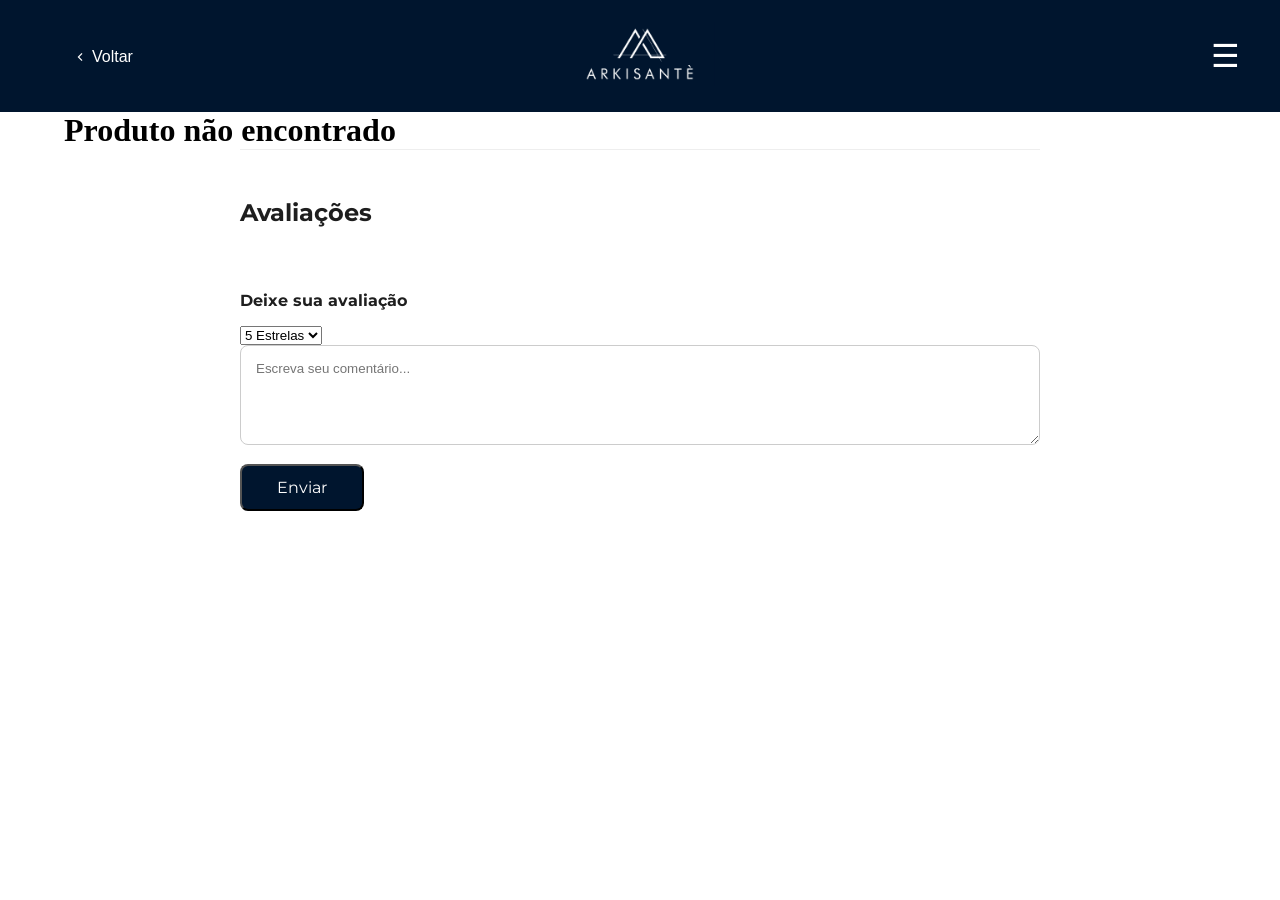
<file: product-details.html>
<!DOCTYPE html>
<html lang="pt-BR">
<head>
    <meta charset="UTF-8">
    <title>Detalhes do Projeto</title>
    <link rel="stylesheet" href="styles.css">
    <link rel="stylesheet" href="ecommerce.css">
    <link href="https://fonts.googleapis.com/css2?family=Montserrat:wght@400;700&display=swap" rel="stylesheet">
    <link href="https://fonts.googleapis.com/css2?family=Material+Symbols+Outlined" rel="stylesheet"/>
</head>
<body>
    <div class="container">
        <header>            
            <div class="header">
                <div class="back-btn">
                    <a href="ecommerce.html" class="btn-back-store">
                        <span class="material-symbols-outlined">chevron_left</span>
                        Voltar
                    </a>
                </div>
                <a href="index.html">
                    <img src="./images/logo.png" alt="Arkisante logo">
                </a>
                <!-- checkbox to control the menu -->
                <input type="checkbox" id="menu-toggle" class="menu-toggle">
                <!-- Menu btn -->
                <label for="menu-toggle" class="hamburger">
                    &#9776; 
                </label>
                <!-- Menu options -->
                <nav class="navMenu" aria-label="Primary navigation">
                    <!-- header menu -->
                    <div class="navMenu-header">
                        <span class="navMenu-title">Menu</span>

                        <!-- btn to close menu -->
                        <label for="menu-toggle" class="closeMenu">
                            ✕
                        </label>
                    </div>
                    <ul>  
                        <li><a href="./index.html">Home</a></li>
                        <li><a href="./historia.html">Nossa história</a></li>
                        <li><a href="./direcao-criativa.html">Direção criativa</a></li>
                        <li><a href="./gestao.html">Gestão 360º</a></li>
                        <li><a href="./galeria.html">Galeria</a></li>
                        <li><a href="./contatos.html">Contatos</a></li>
                        <li><a href="./ecommerce.html">Monte seu Projeto</a></li>
                        <li><a href="./admin.html">Área Admin</a></li>
                    </ul>
                    <!-- Menu dropdown img -->
                    <div class="nav-image">
                        <img src="./images/menu-img.png" alt="decor Arkisante">
                    </div>
                </nav>
            </div>
        </header>
        
        <main class="details-container">
            <div id="product-detail-view">
                </div>
            
            <div class="reviews-section">
                <h3>Avaliações</h3>
                <div id="reviews-list"></div>
                
                <form id="review-form">
                    <h4>Deixe sua avaliação</h4>
                    <select id="review-rating">
                        <option value="5">5 Estrelas</option>
                        <option value="4">4 Estrelas</option>
                        <option value="3">3 Estrelas</option>
                        <option value="2">2 Estrelas</option>
                        <option value="1">1 Estrela</option>
                    </select>
                    <textarea id="review-comment" placeholder="Escreva seu comentário..." required></textarea>
                    <button type="submit" class="btn-learn-more">Enviar</button>
                </form>
            </div>
        </main>
    </div>
    <script src="details.js"></script>
</body>
</html>
</file>
<file: styles.css>
* {
    box-sizing: border-box;
    margin: 0px;
    padding: 0px;
}

@keyframes fadeIn {
    from { opacity: 0; transform: translateY(-5px); }
    to { opacity: 1; transform: translateY(0); }
}
@keyframes organic-breathe {
    0% {
        border-radius: 100px 15px 100px 15px;
        transform: scale(1);
        box-shadow: 0 0 0 rgba(0,0,0,0);
    }
    50% {
        border-radius: 30px 90px 30px 90px;
        transform: scale(1.02);
        box-shadow: 0 10px 20px rgba(0,0,0,0.1);
    }
    100% {
        border-radius: 100px 15px 100px 15px;
        transform: scale(1);
        box-shadow: 0 0 0 rgba(0,0,0,0);
    }
}


:root{
    --textColorDark:#1E1E1E; 
    --textColorClear:#FFFFFF;
    --titleSize: 2.5rem;
    --textSize: 1.2rem;
    --textFooterSize: 0.8rem;
    --titleWeight: 400;
    --textWeight: 300;
    --btnFontSize: 1rem;
    --figcaptionSize: 1rem;
    --fiigCaptionWeight: 500;
    --titleFamily: 'Montserrat', sans-serif;
    --textFamily: 'Jost', sans-serif;
    
    
}

html{
    scroll-padding-top: 110px;
    scroll-behavior: smooth;
    overflow-x: hidden;
    max-width: 100vw;
}

body{
    margin: 0;
    padding-top: 80px;
    overflow-x: hidden;
    max-width: 100vw;
    position: relative;
}

.header {
    position: fixed;
    top: 0;
    left: 50%;
    transform: translateX(-50%);
    width: 100%;
    max-width: 1920px;
    height: 7rem;
    background-color: #00152E;
    z-index: 1000;

    display: flex;
    align-items: center;
    justify-content: center;
    padding: 0 40px;
    box-sizing: border-box;
}


.header img{
    width: 150px;
    height: auto;
}

.hamburger {
    position: absolute;
    right: 40px;
    top: 50%;
    transform: translateY(-50%);
    cursor: pointer;
    font-size: 2rem;
    color: #ffffff;
}

.menu-toggle {
    display: none;
}

.navMenu {
    position: fixed;
    top: 0;
    right: -100%;
    width: 320px;
    max-width: 85vw;
    height: 45rem;
    background-color: #00152E;
    color: #ffffff;
    padding: 32px 40px 32px 40px;
    box-sizing: border-box;
    border-radius: 0 0 0 15px;

    display: flex;
    flex-direction: column;

    transition: right 0.5s ease;
    z-index: 900;
    overflow-x: hidden;
}

.navMenu-header {
    display: flex;
    justify-content: space-between;
    align-items: center;
}

.navMenu-title {
    font-family: "Montserrat", sans-serif;
    font-weight: 600;
    font-size: 20px;
}

.closeMenu {
    cursor: pointer;
    font-size: 1.5rem;
    padding-top: 0.7rem;
    padding-left: 0.3rem;
}
.closeMenu:hover {
    color: #a1772d;
}

.closeMenu:active {
    opacity: 0.7;
}

.navMenu ul {
    list-style: none;
    margin: 32px 0 0 0;
    padding: 0;
    display: flex;
    flex-direction: column;
    gap: 1.5rem;
    
}

.navMenu ul li a {
    text-decoration: none;
    font-family: "Montserrat", sans-serif;
    font-size: 18px;
}

.navMenu ul li a:link,
.navMenu ul li a:visited {
    color: #ffffff;
}

.navMenu ul li a:hover {
    color: #a1772d;
}

.navMenu ul li a:active {
    opacity: 0.7;
}

/* transition navMenu to open*/
.menu-toggle:checked ~ .navMenu {
    right: 0;
} 

.nav-image {
    position: relative;
    width: calc(100% + 40px);
    margin-right: -40px;
    overflow: hidden;
    padding-top: 3rem;
}

.nav-image img {
    width: 18rem;
    height: auto;
    display: block;
    object-fit: cover;
    border-radius: 15px 0 0 15px;
    margin-left: auto;
}

.main-content {
    background-image: url("../final-project-responsive-static-website/images/bg-img.webp");
    background-size: cover;
    background-position: center;
    background-repeat: no-repeat;
    width: 100%;
    height: 80rem;
}
.main-text h1{
    font-family: var(--titleFamily);
    font-size: var(--titleSize);
    color: var(--textColorDark);
    font-weight: var(--titleWeight);
    margin: 1.5rem 0 3rem 0;
    text-align: center;
}

.main-text{
    font-family: var(--textFamily);
    color: var(--textColorDark);
    font-size: var(--textSize);
    font-weight: var(--textWeight);
    text-align: justify;
    margin: 5rem 10% 4rem 10%;
    line-height: 1.5;
}

.main-text p {
  margin-top: 3rem;
}


#first-img img{
    width: 100%;
    max-width: 100%;
    height: 30rem;
    display: block;
    object-fit: cover;

}


.history-btn{
    display: flex;
    justify-content: center;
    padding-bottom: 5rem;
}

#element-img{
    position: absolute;
    top: 30rem;
    left: 10rem;
    width: 150px;
    height: auto;
    z-index: 1;
}

.aside-content{
    background-color: #8F7F65;
    background-size: cover;
    background-position: center;
    width: 100%;
    display: flex;
    justify-content: center;
    align-items: center;
    flex-direction: column;
    padding-bottom: 4rem;
}

.aside-title h3{
    font-family: var(--titleFamily);
    font-size: var(--titleSize);
    color: var(--textColorClear);
    font-weight: var(--titleWeight);
    text-align: center;
    padding: 4rem 2rem 1rem 2rem;
}

.aside-text{
    font-family: var(--textFamily);
    color: var(--textColorClear);
    font-size: var(--textSize);
    font-weight: var(--textWeight);
    text-align: center;
    margin: 0 20% 4rem 20%;
    line-height: 1.5;
}

.aside-img .aside-vertical { 
    display: none;
}
.aside-img .aside-horizontal { 
    display: flex; 
    border-radius: 100px 15px 100px 15px;
}

.aside-img img {
    border-radius: 100px 15px 100px 15px;
    transition: all 0.6s ease-in-out; 
    will-change: border-radius, transform; 
}

.projeto-figure:hover img {
    animation: organic-breathe 4s infinite ease-in-out;
    
    filter: brightness(1.05);
}

.projeto-figure figcaption {
    transition: transform 0.4s ease;
}

.projeto-figure:hover figcaption {
    transform: translateY(-5px);
}



figcaption {
    font-family: var(--titleFamily);
    font-size: var(--figcaptionSize);
    font-weight: var(--fiigCaptionWeight);
    color: var(--textColorClear);
    text-align: center;
    margin-top: 1rem;
    display: flex;
    justify-content: center;
}
.tag {
    margin-right: 0.3rem;}

#second-img img{
    width: 100%;
    height: 100%;
    display: block;
    padding: 0 0 0 0;
    object-fit: cover;
}

/* Footer */

footer {
    background-color: #D9D9D9;
    width: 100%;
    padding: 20px 40px;
}

.footer-container {
    display: flex;
    align-items: center;
    width: 100%;
}

.footer-nav {
    flex: 1;
}

.footer-nav ul {
    list-style: none;
    display: flex;
    justify-content: center;
    gap: 60px;
    padding: 0;
    margin: 0;
}

.footer-nav ul li a {
    text-decoration: none;
    color: #00152E;
}

.footer-nav ul li {
    font-weight: 500;
    color: #00152E;
    font-size: var(--textFooterSize);
    font-family: var(--textFamily);
}

.footer-nav ul li a:hover {
    opacity: 0.7;
}

footer p {
    color: #00152E;
    font-size: 12px;
    opacity: 0.7;
    margin: 0;
    margin-left: auto;
    font-family: var(--textFamily);
}

/*Back to top btn*/

.back-to-top{
    position: fixed;
    bottom: 3.5rem;
    right: 3rem;
    align-items: center;
    justify-content: center;    
    text-decoration: none; 
    z-index: 9999;
}

.back-to-top span{
    color: white;
    font-size: 50px;
    background-color: #423B2F;
    border-radius: 50px;
}

/* History page */


.history-container{
    display: flex;
    flex-direction: row;
    height: 100%;
    width: 100%;
    background-color: #8F7F65;
}


.history-content{
    display: flex;
    flex-direction: column;
    justify-content: center;
    align-items: flex-start;
    padding: 7rem 0 5rem 5%;
    width: 50%;
}

.history-img{
    width: 70%;
    height: auto;
    display: flex;
    flex-direction: column;
    justify-content: space-between;
    align-items: flex-end;
    gap: 0.3rem;
    padding: 7rem 0 14rem 0;
    max-width: 70%;
}
#history-1, #history-2, #history-3{
    width: 80%;
    height: 17rem;
    display: flex;
    object-fit: cover;
    right: 0;
    border-radius: 15px 0 0 100px;
}

.history-text{
    font-family: var(--textFamily);
    color: var(--textColorClear);
    font-size: var(--textSize);
    font-weight: var(--textWeight);
    text-align: justify;
    margin-top: 2rem;
    line-height: 1.5;
}

.history-text p{
    margin-top: 1.5rem;
}

.history-content h1{
   font-family: var(--titleFamily);
   color: var(--textColorClear);
   font-weight: var(--titleWeight);
}

.creative-btn{
    display: flex;
    justify-content: center;
    padding: 3rem;
}

/* Creative Team */

.creative-team {
    width: 100%;
}

/* Seção Team Intro */
.mainContentTeam {
    display: grid;
    grid-template-columns: minmax(200px, 1fr) minmax(300px, 2fr) minmax(150px, 0.8fr);
    gap: 2rem;
    align-items: center;
    background-image: url(./images/background-img-1.png);
    background-size: cover;
    background-position: center;
    padding: 4rem 3rem;
    min-height: 500px;
}

#teamImg {
    width: 100%;
    height: 100%;
    min-height: 400px;
    max-height: 600px;
    object-fit: cover;
    border-radius: 0 100px 15px 0;
    justify-self: end;
}

.textContentTeam {
    padding: 2rem;
}

.textContentTeam h1 {
    font-family: var(--titleFamily);
    font-size: clamp(1.8rem, 4vw, var(--titleSize));
    color: var(--textColorDark);
    font-weight: var(--titleWeight);
    margin-bottom: 2rem;
    text-align: center;
}

.textContentTeam p {
    font-family: var(--textFamily);
    color: var(--textColorDark);
    font-size: clamp(1rem, 2vw, var(--textSize));
    font-weight: var(--textWeight);
    text-align: justify;
    line-height: 1.6;
    margin-top: 1.5rem;
}

.textContentTeam p:first-of-type {
    margin-top: 0;
}

#layoutImg {
    width: 100%;
    height: 100%;
    min-height: 400px;
    max-height: 600px;
    object-fit: cover;
    border-radius: 100px 0 0 15px;
}

/* Seção Marcelo */
.mainContentMarcelo {
    background: linear-gradient(#ffffff, #476487);
    padding: 5rem 3rem;
    overflow: hidden;
}

.marcelo-wrapper {
    display: grid;
    grid-template-columns: minmax(250px, 1fr) minmax(300px, 2fr);
    gap: 3rem;
    align-items: start;
    max-width: 1400px;
    margin: 0 auto;
    position: relative;
}

.mainContentMarcelo img {
    width: 100%;
    max-width: 450px;
    height: 100%;
    aspect-ratio: 3/4;
    object-fit: cover;
    border-radius: 15px;
    justify-self: center;
}

.marceloContent {
    padding: 2rem;
}

.marceloContent h2 {
    font-family: var(--titleFamily);
    font-size: clamp(1.8rem, 4vw, var(--titleSize));
    color: var(--textColorDark);
    font-weight: var(--titleWeight);
    margin-bottom: 2rem;
}

.marceloContent p {
    font-family: var(--textFamily);
    color: var(--textColorDark);
    font-size: clamp(1rem, 2vw, var(--textSize));
    font-weight: var(--textWeight);
    text-align: justify;
    line-height: 1.6;
    margin-top: 1.5rem;
}

.marceloContent p:first-of-type {
    margin-top: 0;
}

.highlightsMarcelo {
    background-color: #D9D9D9;
    border-radius: 15px 50px 15px 50px;
    padding: 2rem;
    margin-top: 3rem;
    max-width: 500px;
}

.highlightsMarcelo h3 {
    font-family: var(--titleFamily);
    font-size: clamp(1.2rem, 3vw, 1.5rem);
    color: var(--textColorDark);
    font-weight: var(--titleWeight);
    margin-bottom: 1rem;
    text-align: center;
}

.highlightsMarcelo ul {
    list-style: none;
    padding: 0;
    font-family: var(--textFamily);
    color: var(--textColorDark);
    font-size: clamp(0.9rem, 2vw, 1rem);
    font-weight: var(--textWeight);
    line-height: 1.8;
    text-align: center;
}

.highlightsMarcelo ul li {
    padding: 0.3rem 0;
}

/* Seção Diego */
.mainContentDiego {
    background: linear-gradient(#476487, #FFFFFF);
    padding: 5rem 3rem;
    overflow: hidden;
}

.diego-wrapper {
    display: grid;
    grid-template-columns: minmax(250px, 1fr) minmax(300px, 2fr);
    gap: 3rem;
    align-items: start;
    max-width: 1400px;
    margin: 0 auto;
    position: relative;
}

.mainContentDiego img {
    width: 100%;
    max-width: 450px;
    height: 100%;
    aspect-ratio: 1/1;
    object-fit: cover;
    border-radius: 15px;
    justify-self: center;
}

.diegoContent {
    padding: 2rem;
}

.diegoContent h2 {
    font-family: var(--titleFamily);
    font-size: clamp(1.8rem, 4vw, var(--titleSize));
    color: var(--textColorDark);
    font-weight: var(--titleWeight);
    margin-bottom: 2rem;
}

.diegoContent p {
    font-family: var(--textFamily);
    color: var(--textColorDark);
    font-size: clamp(1rem, 2vw, var(--textSize));
    font-weight: var(--textWeight);
    text-align: justify;
    line-height: 1.6;
    margin-top: 1.5rem;
}

.diegoContent p:first-of-type {
    margin-top: 0;
}

.highlightsDiego {
    background-color: #D9D9D9;
    border-radius: 15px 50px 15px 50px;
    padding: 2rem;
    margin-top: 3rem;
    max-width: 500px;
}

.highlightsDiego h3 {
    font-family: var(--titleFamily);
    font-size: clamp(1.2rem, 3vw, 1.5rem);
    color: var(--textColorDark);
    font-weight: var(--titleWeight);
    margin-bottom: 1rem;
    text-align: center;
}

.highlightsDiego ul {
    list-style: none;
    padding: 0;
    font-family: var(--textFamily);
    color: var(--textColorDark);
    font-size: clamp(0.9rem, 2vw, 1rem);
    font-weight: var(--textWeight);
    line-height: 1.8;
    text-align: center;
}

.highlightsDiego ul li {
    padding: 0.3rem 0;
}

.management-btn{
    display: flex;
    justify-content: center;
    padding-bottom: 5rem;
}


/* Management Page */

.mainContentManagement {
    max-width: 100%;
    width: 100%;
    display: block; 
    position: relative;
    margin: 0;
    padding: 0;
}

/* --- Hero Section --- */

.firstImgManagement {
    width: 100%;
    height: 90vh; 
    object-fit: cover;
    display: block;
    filter: brightness(0.7); 
}

.textContentManagement {
    position: absolute;
    top: 20%;
    left: 10%;
    transform: translateY(-50%);
    z-index: 10;
    max-width: 500px;
    color: var(--textColorClear);
}

.textContentManagement h1 {
    font-family: var(--titleFamily);
    font-weight: 300; 
    font-size: 3.5rem;
    line-height: 1;
    text-transform: uppercase;
    margin-bottom: 1.5rem;
    text-align: left;
    color: var(--textColorClear);
}

.textContentManagement h1 b {
    display: block; 
    font-weight: 700;
    font-size: 5rem;
    margin-top: 0.5rem;
}

.textContentManagement p {
    font-family: var(--textFamily);
    font-size: 1.1rem;
    line-height: 1.6;
    margin-top: 1rem;
    font-weight: 300;
}

/* --- Strengths Section --- */

.contentStrengths {
    background-image: url('./images/bg-img.webp'); 
    background-size: cover;
    background-position: center;
    background-repeat: no-repeat;
    padding: 6rem 10%;
    position: relative;
    width: 100%;
}

.contentStrengths h2 {
    text-align: center;
    font-family: var(--titleFamily);
    font-size: 2.5rem;
    margin-bottom: 4rem;
    color: var(--textColorDark);
    position: relative;
    display: flex;
    flex-direction: column;
    align-items: center;
}


.contentStrengths h2::after {
    content: "";
    display: block;
    width: 100px;
    height: 3px;
    background-color: var(--textColorDark);
    margin-top: 10px;
}

.strengths-items {
    display: flex;
    justify-content: space-between;
    gap: 3rem;
    counter-reset: strength-counter;
}

.item {
    flex: 1;
    position: relative;
}

.item::before {
    counter-increment: strength-counter;
    content: "0" counter(strength-counter);
    font-family: var(--titleFamily);
    font-size: 2.5rem;
    font-weight: 700;
    color: var(--textColorDark);
    display: block;
    margin-bottom: 1rem;
}

.strength-text h3 {
    font-family: var(--titleFamily);
    font-size: 1.2rem;
    font-weight: 600;
    margin-bottom: 1rem;
    color: var(--textColorDark);
    text-transform: uppercase;
}

.strength-text p {
    font-family: var(--textFamily);
    font-size: 1rem;
    line-height: 1.6;
    margin-top: 0;
    color: #4a4a4a;
    text-align: left;
}

/* --- Quote Section & Second Image Overlay --- */


#secondImgManagement {
    width: 100%;
    height: 70vh;
    object-fit: cover;
    display: block;
    margin: 0;
}

.quote-section {
    position: relative;
    margin-top: -20rem; 
    margin-bottom: 10rem; 
    z-index: 20;
    display: flex;
    justify-content: center;
    width: 100%;
    padding: 0 20px;
}

.quote-section blockquote {
    padding: 3rem 4rem;
    max-width: 800px;
    text-align: center;
    color: var(--textColorClear);
    font-family: 'Playfair Display', serif; 
    font-size: 1.8rem;
    border-radius: 4px;
    position: relative;
}

.quote-mark {
    display: block;
    font-family: 'Playfair Display', serif;
    font-size: 6rem;
    line-height: 0.5;
    margin-bottom: 1rem;
    color: var(--textColorClear);
}

.quote-section cite {
    display: block;
    margin-top: 2rem;
    font-family: var(--textFamily);
    font-size: 0.9rem;
    font-style: normal;
    text-transform: uppercase;
    letter-spacing: 1px;
    font-weight: 300;
}


.galeria-btn {
    display: flex;
    justify-content: center;
    padding-bottom: 5rem;
    background-color: #fff; 
}

.btn-learn-more {
    display: flex;
    align-items: center;
    justify-content: center;
    padding: 12px 35px;
    background-color: #00152E;
    color: var(--textColorClear);
    text-decoration: none;
    font-family: var(--titleFamily);
    font-size: 1rem;
    border-radius: 8px;
    transition: background 0.3s ease;
}

.btn-learn-more:hover {
    background-color: #a1772d;
}

.btn-learn-more .material-symbols-outlined {
    margin-left: 10px;
    font-size: 1.2rem;
}


    
/* Gallery Page */
.gallery-section {
    width: 100%;
    display: block;
    padding-bottom: 4rem;
}

.hero-content {
    background-image: url('./images/bg-galeria.png');
    background-size: cover;
    background-position: center;
    background-repeat: no-repeat;
    
    width: 100%;
    height: 400px;
    display: flex;
    flex-direction: column;
    justify-content: center;
    align-items: center;
    text-align: center;
    margin-bottom: 3rem;
    padding: 0 20px;
    position: relative;
}

.hero-content h1 {
    font-family: var(--titleFamily);
    font-weight: 300;
    font-size: 3rem;
    color: var(--textColorClear);
    text-transform: uppercase;
    letter-spacing: 2px;
    margin-bottom: 1rem;
}

.hero-content h1 b {
    font-weight: 700;
}

.hero-content p {
    font-family: var(--textFamily);
    font-size: 1rem;
    color: var(--textColorClear);
    margin-top: 0;
    font-weight: 300;
    letter-spacing: 1px;
}

.gallery-grid-top, 
.hospitals-grid {
    max-width: 1400px;
    margin: 0 auto;
    padding: 0 40px;
    display: flex;
    flex-direction: column;
    gap: 2.5rem;
}

.row-small-items, 
.hospitals-row-4 {
    display: flex; 
    flex-direction: row; 
    flex-wrap: nowrap;
    gap: 20px;
    padding-bottom: 15px;
}

.row-small-items .gallery-img {
    flex: 0 0 calc(20% - 16px); 
    height: 250px; 
    min-width: 250px; 
    object-fit: cover;
    border-radius: 15px;
    scroll-snap-align: start;
}

.hospitals-row-4 .hosp-img {
    flex: 0 0 calc(25% - 15px);
    height: 280px;
    min-width: 300px;
    object-fit: cover;
    border-radius: 15px;
    scroll-snap-align: start;
}

.row-wide-items {
    display: grid;
    grid-template-columns: 1fr 1fr;
    gap: 20px;
    height: 400px;
}

.row-wide-items img {
    height: 100%;
    width: 100%;
    object-fit: cover;
    border-radius: 15px;
}

.gallery-hospitals {
    background-color: #D9D9D9;
    padding: 4rem 0;
    margin-top: 4rem;
    width: 100%;
}

.section-title {
    text-align: center;
    margin-bottom: 3rem;
    position: relative;
}

.section-title h2 {
    font-family: var(--titleFamily);
    font-size: 2rem;
    color: var(--textColorDark);
    font-weight: 400;
    display: inline-block;
    padding-bottom: 10px;
    border-bottom: 2px solid var(--textColorDark);
}

.hospitals-mixed-layout {
    display: grid;
    grid-template-columns: 1.6fr 1fr;
    gap: 20px;
    height: 17rem;
}

.mixed-left img {
    width: 100%;
    height: 100%;
    object-fit: cover;
    border-radius: 15px;
}

.mixed-right {
    display: flex;
    flex-direction: column;
    gap: 20px;
}

.mixed-right img {
    height: auto;
    width: 100%;
    object-fit: cover;
    border-radius: 15px;
}

.hospitals-row-2 {
    display: grid;
    grid-template-columns: 1fr 1fr;
    gap: 20px;
    height: 450px;
    padding-top: 8rem;
}

.hospitals-row-2 img {
    height: 100%;
    width: 100%;
    object-fit: cover;
    border-radius: 15px;
}


.contact-btn {
    display: flex;
    justify-content: center;
    padding-bottom: 5rem;
    background-color: #fff; 
    margin-top: 5rem;
}

.btn-learn-more {
    display: flex;
    align-items: center;
    justify-content: center;
    padding: 12px 35px;
    background-color: #00152E;
    color: var(--textColorClear);
    text-decoration: none;
    font-family: var(--titleFamily);
    font-size: 1rem;
    border-radius: 8px;
    transition: background 0.3s ease;
}

.btn-learn-more:hover {
    background-color: #a1772d;
}

.btn-learn-more .material-symbols-outlined {
    margin-left: 10px;
    font-size: 1.2rem;
}

/* Contact page */

.backgroundForms2{
    display: grid;
    place-items: center;
    min-height: 100vh;
    background-image: url(./images/bg-img.webp);
}

.contentForms2{
    display: grid;
    width: 70rem;
    height: fit-content;
    background-color: #ffffff;
    border-radius: 30px;
    grid-template-rows: auto;
    grid-template-columns: 1fr 1fr 1fr;
    column-gap: 50px;
    padding: 40px;
}

.imageForms2{
    grid-row: 1/3;
    grid-column: 1/2;
    width: 275px;
    height: 420px;
    border-top-right-radius: 50px;
    border-bottom-left-radius: 50px;
    overflow: hidden;  
    margin-left: 40px;
    margin-top: 15px;
    padding-right: 10px;
}

.imageForms2 img {
    width: 100%;
    height: 100%;
    object-fit: cover;
    display: block;
}

.mainContentForms2{
    grid-row: 1/3;
    grid-column: 2/3;
    display: grid;
}

.mainTitle2{
    grid-row: 1/2;
    grid-column: 1/3;
    margin-top: 20px;
    margin-left: 10px;
    height: fit-content;

}

.mainTitle2 h1{
    font-family: var(--titleFamily);
    font-weight: 700;
    font-size: var(--titleSize);
    color: #00024B;
}


.content2{
    display: grid;
    width: 456px;
    height: 267px;
    grid-template-rows: repeat(4, 1fr); 
    grid-template-columns: 1.5fr 1fr;
    column-gap: 13rem;
       
}
.name2 input{
    grid-row: 1/2;
    grid-column: 1/2;
    height: fit-content;
    padding-bottom: 15px;
    font-size: 16px;
    font-family: "Montserrat", sans-serif;
    font-weight: 400;
    outline: none; 
    color: #00024B;
    opacity: 50%;
    border: none;
    border-bottom: solid 2px #00024B;
    background: transparent;
    margin-left: 10px;
}
.email2 input{
    grid-row: 2/3;
    grid-column: 1/2;
    height: fit-content;
    font-size: 16px;
    font-family: "Montserrat", sans-serif;
    font-weight: 400;
    outline: none; 
    color: #00024B;
    opacity: 50%;
    border: none;
    border-bottom: solid 2px #00024B;
    background: transparent;
    margin-left: 10px;
    padding-bottom: 15px;


}
.message2 input{
    grid-row: 3/4;
    grid-column: 1/3;
    height: fit-content;
    font-size: 16px;
    font-family: "Montserrat", sans-serif;
    font-weight: 400;
    outline: none; 
    color: #00024B;
    opacity: 50%;
    border: none;
    border-bottom: solid 2px #00024B;
    background: transparent;
    margin-top: 20px;
    margin-left: 10px;
    padding-bottom: 15px;


}
.submit2{
    grid-row: 4/5;
    grid-column: 1/2;
    height: fit-content;
}

#submitButton2{
    background-color: #00054B;
    color: #FFFFFF;
    width: 200px;
    height: 38px;
    border-radius: 8px;
    cursor: pointer;
    font-weight: 400;
    margin-left: 10px;
    border: none;
    margin-top: 30px;
    font-family: var(--titleFamily);
    transition: background 0.3s ease;
}

#submitButton2:hover {
    background-color: #a1772d;
}




.contact2{
    grid-row: 1/2;
    grid-column: 2/2;
    height: fit-content;
}

#contactTitle2{
    font-family: "Montserrat", sans-serif;
    font-weight: 700;
    font-size: 16px;
    color: #00024B;
}

#contactInfo2{
    font-family: "Montserrat", sans-serif;
    font-weight: 400;
    font-size: 16px;
    color: #00024B;
    text-decoration: none;
}

#contactContent2{
    font-family: "Montserrat", sans-serif;
    font-weight: 400;
    font-size: 16px;
    color: #00024B;
}

.adress2{
    grid-row: 2/3;
    grid-column: 2/2;
    height: fit-content;

}
.socials2{
    grid-row: 4/5;
    grid-column: 2/2;
    margin-top: 40px;

}
.socials2 img{
    display: inline-block;
    height: 23px;
    width: 23px;
    margin: 0 6px;
}

/* 404 Page */

.error-container {
    display: flex;
    justify-content: center;
    align-items: center;
    text-align: center;
    min-height: 85vh; 
    padding: 40px 20px;
}

.error-content {
    max-width: 600px;
}

.error-code {
    font-family: var(--titleFamily);
    font-size: 8rem;
    font-weight: 700;
    margin: 0;
    line-height: 1;
    color: #333;
}

.error-msg {
    font-family: var(--textFamily);
    font-size: 1.5rem;
    font-weight: 500;
    color: #555;
    margin-top: 10px;
    margin-bottom: 20px;
    text-transform: uppercase;
    letter-spacing: 2px;
}

.error-text {
    font-family: var(--textFamily);
    font-size: 1rem;
    color: #666;
    margin-bottom: 40px;
    line-height: 1.6;
}

.btn-back {
    display: inline-flex;
    align-items: center;
    justify-content: center;
    gap: 10px;
    padding: 12px 30px;
    background-color: #333; 
    color: #fff;
    text-decoration: none;
    font-family: 'Montserrat', sans-serif;
    font-weight: 500;
    border-radius: 4px; 
    transition: background-color 0.3s ease;
}

.btn-back:hover {
    background-color: #555; 
}

/* FAQ Section */

.faq-section {
    max-width: 900px; 
    margin: 0 auto;
    padding: 60px 20px;
    min-height: 85vh; 

}

.faq-header {
    text-align: center;
    margin: 5rem 0 3rem 0;
}

.faq-header h1 {
    font-family: var(--titleFamily);
    font-size: 2.5rem;
    color: #333; 
    margin-bottom: 15px;
}

.faq-header p {
    font-family: var(--textFamily);
    color: #373737;
    font-size: 1.1rem;
}

.faq-container {
    display: flex;
    flex-direction: column;
    gap: 15px;

}

.faq-item {
    background-color: #fff;
    border-bottom: 1px solid #e0e0e0;
    transition: all 0.3s ease;
}

.faq-item:last-child {
    border-bottom: none;
}

.faq-question {
    font-family: 'Montserrat', sans-serif;
    font-weight: 600;
    font-size: 1rem;
    color: #333;
    padding: 20px 10px;
    cursor: pointer;
    list-style: none; 
    display: flex;
    justify-content: space-between;
    align-items: center;
}



.faq-answer {
    font-family: 'Montserrat', sans-serif;
    font-weight: 400;
    color: #555;
    line-height: 1.6;
    padding: 0 10px 20px 10px;
    font-size: 0.95rem;
    animation: fadeIn 0.5s ease-in-out;
}

.faq-icon {
    transition: transform 0.3s ease;
    color: #888;
}

.faq-item[open] .faq-icon {
    transform: rotate(180deg);
    color: #333;
}

.faq-question:hover {
    background-color: #f9f9f9;
}




/* Tablet (max-width: 1024px) */
@media (max-width: 1024px) {

    .hamburger {
        right: 30px;
        font-size: 1.8rem;
    }

    .navMenu {
        width: 280px;
        height: auto;
        max-height: 90vh;
        padding: 28px 30px;
        overflow-y: auto;
    }

    .navMenu-title {
        font-size: 18px;
    }

    .closeMenu {
        font-size: 1.3rem;
    }

    .navMenu ul {
        margin: 24px 0 0 0;
        gap: 1.2rem;
    }

    .navMenu ul li a {
        font-size: 16px;
    }

    .nav-image {
        width: calc(100% + 30px);
        margin-right: -30px;
        padding-top: 2rem;
    }

    .nav-image img {
        width: 15rem;
    }

    .main-text h1{
        font-size: 2rem;
        margin: 5rem 0 3rem 0;
    }

    #element-img{
        left: 5rem;
        top: 25rem;
    }

    #first-img img{
        height: 25rem;
        display: block;
        object-fit: cover;
    }
    .aside-img .aside-horizontal { 
        display: none; 
    }
    .aside-img .aside-vertical { 
        display: flex; 
        border-radius: 100px 15px 100px 15px;
        max-width: 48rem; 
    }

    .history-container {
        flex-direction: column;
        align-items: center;
    }

    .history-content {
        width: 100%;
        padding: 5rem 8% 3rem 8%;
        align-items: center;
        text-align: center;
    }

    .history-text {
        text-align: justify;
    }

    .history-img {
        width: 90%;
        max-width: 100%;
        padding: 2rem 5% 3rem 5%;
        align-items: center;
        gap: 3rem;
    }

    #history-1, #history-2, #history-3 {
        width: 100%;
        border-radius: 15px 100px 15px 100px;
    }

    .creative-btn {
        margin: 3rem auto 0 auto;
    }

    .mainContentTeam {
        grid-template-columns: 1fr;
        padding: 3rem 2rem;
        gap: 2rem;
    }

    #teamImg {
        grid-row: 1;
        max-height: 400px;
        border-radius: 15px 100px 15px 100px;
        justify-self: center;
        max-width: 90%;
    }

    .textContentTeam {
        grid-row: 2;
        padding: 1.5rem;
    }

    #layoutImg {
        display: none;
    }

    .marcelo-wrapper,
    .diego-wrapper {
        grid-template-columns: 1fr;
        gap: 2rem;
    }

    .mainContentMarcelo,
    .mainContentDiego {
        padding: 4rem 2rem;
        overflow: hidden;
    }

    .mainContentMarcelo img,
    .mainContentDiego img {
        max-width: 350px;
        margin: 0 auto;
        grid-column: unset;
        grid-row: unset;
    }

    .marceloContent,
    .diegoContent {
        padding: 1.5rem;
        grid-column: unset;
        grid-row: unset;
    }

    .highlightsMarcelo,
    .highlightsDiego {
        position: static;
        margin: 2rem auto 0;
        left: unset;
        right: unset;
        bottom: unset;
        width: 100%;
        max-width: 450px;
    }


    /* Footer */

    footer{
        padding: 3rem 0 2rem 0;
    }

    .footer-container{
        flex-direction: column;
        justify-content: center;
        align-items: center;
        gap: 3rem;
        text-align: center;
    }

  .footer-nav{
        flex: unset;
    }

    .footer-nav ul{
        flex-direction: column;
        gap: 1.5rem;
    }

    footer p{
        margin-left: 0; 

    }

    .back-to-top{
        display: none;
    }

     .history-btn{
        font-size: 1.3rem;
        padding: 10px 20px;
    }

    .material-symbols-outlined{
        font-size: 1.3rem;
    }

   
    /* Ajuste Hero */
    .mainContentManagement img{
        height: 30rem;
    }

    .textContentManagement {
        left: 5%;
        width: 90%;
        top: 10%;
    }
    
    .textContentManagement h1 {
        font-size: 2.5rem;
    }
    .textContentManagement h1 b {
        font-size: 3.5rem;
    }

    .strengths-items {
        flex-direction: column;
        gap: 2rem;
    }

    .item {
        width: 70%;
    }

    /* Cascate */
    .item:nth-child(1) {
        align-self: flex-start;
        margin-left: 0;
    }

    .item:nth-child(2) {
        align-self: center;
        margin-left: auto;
        margin-right: auto;
        margin-left: 15%; 
    }

    .item:nth-child(3) {
        align-self: flex-end;
        margin-left: 30%;
    }
    

    #secondImgManagement{
        height: 30rem;
    }

    .quote-section {
        margin-top: -25rem;
    }
    
    .quote-section blockquote {
        padding: 2rem;
        font-size: 1.4rem;
        width: 90%;
    }

    .galeria-btn{
        margin-top: 15rem;
    }

    /* Gallery Page */
    

    .row-small-items, 
    .hospitals-row-4 {
        display: flex;
        overflow-x: auto;
        gap: 20px;
        padding-bottom: 20px;
        scroll-snap-type: x mandatory;
        cursor: grab;
        scrollbar-width: thin;
        scrollbar-color: #8F7F65 #f1f1f1;
        flex-wrap: nowrap;
    }

    .hospitals-mixed-layout {
        height: auto;
    }

    .hospitals-row-2 {
        padding-top: 0;
    }

    .row-small-items .gallery-img {
        flex: 0 0 auto;
        width: 280px;
        height: 250px;
        object-fit: cover;
        scroll-snap-align: start;
        border-radius: 15px;
    }

    .hospitals-row-4 .hosp-img {
       flex: 0 0 auto;
        width: 320px;
        height: 250px;
        object-fit: cover;
        scroll-snap-align: start;
        border-radius: 15px;
    }



    /* Contact page */
    .imageForms2 {
        display: none;
    }

    .backgroundForms2{
        display: block;
    }

    .contentForms2 {
        display: flex;
        flex-direction: column;
        width: 90%;
        height: 60rem;
        padding: 5rem;
        align-items: center;
        position: relative;
        top: 5rem;
        left: 2rem;
    }

    .mainContentForms2 {
        display: flex;
        flex-direction: column;
        width: 100%;
    }

    .mainTitle2 {
        margin: 0 0 5rem 0;
        text-align: center;
        width: 100%;
    }

    .content2 {
        display: flex;
        flex-direction: column;
        width: 100%;
        align-items: center;
        gap: 20px;
    }

    .name2, .email2, .message2 {
        width: 100%;
        max-width: 30rem;
        margin: 0;
        display: flex;
        justify-content: center;
    }

    .name2 input, 
    .email2 input, 
    .message2 input {
        width: 100%;
        margin: 1rem;
        box-sizing: border-box;
        text-align: left;
    }

    .submit2 {
        width: 18rem;
        max-width: 30rem;
        display: flex;
        justify-content: center;
        margin-bottom: 20px;
    }

    #submitButton2 {
        margin: 1rem 0 0 0;
        width: 100%;
    }

    .contact2, .adress2, .socials2 {
        text-align: center;
        width: 100%;
        margin-top: 3rem;
    }

    .socials2 {
        display: flex;
        justify-content: center;
        margin-top: 1rem;
    }
}
    

/* Mobile (max-width: 768px) */
@media (max-width: 768px) {
    
    #element-img{
        display: none;
    }

    .aside-content{
        display: none;
    }

    .material-symbols-outlined{
        font-size: 1.1rem;
    }

     .mainContentTeam {
        padding: 2rem 1.5rem;
    }

    #teamImg {
        max-height: 350px;
        max-width: 100%;
    }

    .textContentTeam {
        padding: 1rem;
    }

    .mainContentMarcelo,
    .mainContentDiego {
        padding: 3rem 1.5rem;
    }

    .mainContentMarcelo img,
    .mainContentDiego img {
        max-width: 280px;
    }

    .marceloContent,
    .diegoContent {
        padding: 1rem;
    }

    .highlightsMarcelo,
    .highlightsDiego {
        padding: 1.5rem;
        max-width: 100%;
        width: 100%;
    }

    .management-btn {
        margin: 3rem auto 2rem;
        padding: 10px 20px;
    }

    .item, 
    .item:nth-child(2), 
    .item:nth-child(3) {
        width: 100%;
        margin-left: 0;
        align-self: flex-start;
    }

    .contentStrengths {
        padding: 4rem 5%;
    }
    
    .quote-mark {
        font-size: 4rem;
    }

    .gallery-grid-top, .hospitals-grid {
        padding: 0 20px;
        gap: 1.5rem;
    }

    .hero-content {
        height: 250px;
        background-attachment: scroll;
    }
    .hero-content h1 {
        font-size: 2rem;
    }

    .row-small-items {
        grid-template-columns: repeat(2, 1fr);
    }
    
    .row-wide-items {
        grid-template-columns: 1fr;
        height: auto;
    }
    .row-wide-items img {
        height: 200px;
    }

    .gallery-hospitals {
        padding: 2rem 0;
    }

    .hospitals-row-4 {
        grid-template-columns: 1fr;
    }

    .hospitals-mixed-layout {
        display: flex;
        flex-direction: column;
        height: auto;
    }
    
    .mixed-left img {
        height: 250px;
    }
    
    .mixed-right {
        flex-direction: row;
        height: 7rem;
    }

    .hospitals-row-2 {
        grid-template-columns: 1fr;
        height: auto;
    }
    .hospitals-row-2 img {
        height: 200px;
    }

    .error-code {
        font-size: 5rem;
    }
    .error-msg {
        font-size: 1.2rem;
    }

    /* FAQ */
    .faq-header h1 {
        font-size: 2rem;
    }
    .faq-question {
        font-size: 1rem;
    }
   
}
</file>
<file: ecommerce.css>
/* ecommerce.css - Atualizado */

/* --- Configurações Gerais --- */
.shop-container, .details-container, .admin-container {
    padding: 2rem 5%;
    min-height: 80vh;
    max-width: 1400px;
    margin: 0 auto;
}

/* --- PAGINA DA LOJA (Ecommerce) --- */
.shop-layout {
    display: grid;
    grid-template-columns: 1fr 300px; /* Grid produtos | Sidebar fixa */
    gap: 2rem;
    align-items: start;
}

.bg-grid{
    margin-top: 8rem;
    background-color: #ffffff;
    border-radius: 12px;
    box-shadow: 0 8px 24px rgba(0, 0, 0, 0.2);
    padding: 3rem;

}

.shop-container h1{
    position: absolute;
    top: 3%;
    left: 30%;
    font-family: var(--titleFamily);
    font-size: 2.5rem;
    color: var(--textColorDark);
    
}

.product-grid {
    display: grid;
    grid-template-columns: repeat(auto-fill, minmax(260px, 1fr));
    gap: 2rem;
}

.product-card {
    border: 1px solid #e0e0e0;
    border-radius: 12px;
    background: #fff;
    transition: all 0.3s ease;
    display: flex;
    flex-direction: column;
    overflow: hidden; /* Garante que a imagem respeite a borda */
    height: 100%;
}

.product-card:hover {
    transform: translateY(-5px);
    box-shadow: 0 15px 30px rgba(0,0,0,0.1);
    border-color: #a1772d;
}

.product-card img {
    width: 100%;
    height: 220px; /* Altura fixa para alinhar cards */
    object-fit: cover;
    cursor: pointer;
    border-bottom: 1px solid #f0f0f0;
}

.card-content {
    padding: 1.5rem;
    display: flex;
    flex-direction: column;
    flex-grow: 1;
}

.product-card h3 {
    font-family: var(--titleFamily);
    font-size: 1.2rem;
    margin: 0 0 0.5rem 0;
    color: var(--textColorDark);
    font-weight: 600;
}

.product-card .price {
    font-family: var(--textFamily);
    font-weight: 700;
    color: #a1772d;
    font-size: 1.1rem;
    margin-bottom: 1rem;
}

.product-card .desc {
    font-family: var(--textFamily);
    font-size: 0.9rem;
    color: #727272;
    line-height: 1.5;
    margin-bottom: 1.5rem;
    flex-grow: 1; /* Empurra o botão para baixo */
}

/* Botão padrão ajustado */
.btn-add-cart {
    background-color: #00152E;
    color: #fff;
    border: none;
    padding: 12px;
    border-radius: 6px;
    cursor: pointer;
    font-family: var(--titleFamily);
    font-weight: 500;
    transition: background 0.3s;
    width: 100%;
    display: flex;
    align-items: center;
    justify-content: center;
    gap: 8px;
}

.btn-add-cart:hover {
    background-color: #a1772d;
}

.btn-add-cart:disabled {
    background-color: #ccc;
    cursor: not-allowed;
}

/* Sidebar Carrinho */
.cart-sidebar {
  position: fixed;
    background-color: #ffffff;
    border-radius: 12px;
    box-shadow: 0 8px 24px rgba(0, 0, 0, 0.2);
    padding: 1.5rem;
    top: 15rem;
    right: 5%;
    width: 280px;
    max-height: 60vh;
    overflow-y: auto;
    color: var(--textColorDark);
    font-family: var(--textFamily);
}

.cart-item {
    display: flex;
    justify-content: space-between;
    align-items: center;
    border-bottom: 1px solid #eee;
    padding: 12px 0;
    font-family: var(--textFamily);
    font-size: 0.9rem;
}

.remove-btn {
    background: #6b0101;
    color: #ffffff;
    border: none;
    border-radius: 4px;
    width: 24px;
    height: 24px;
    cursor: pointer;
    display: flex;
    align-items: center;
    justify-content: center;
    font-weight: bold;
}

/* --- PAGINA DE DETALHES (Product Details) --- */
.details-wrapper {
    display: grid;
    grid-template-columns: 1fr 1fr; /* 50% Texto | 50% Imagem */
    gap: 4rem;
    align-items: center;
    margin-bottom: 8rem;
    margin-top: 4rem;
}

.back-btn a.btn-back-store {
    display: inline-flex;
    position: absolute;
    left: 4.5rem;
    top: 3rem;
    align-items: center;
    gap: 0.25rem;
    margin-right: auto;
    color: rgb(255, 255, 255);
    font-family: var(--textFamily);
    text-decoration: none;
    font-size: 1rem;
}

.back-btn a.btn-back-store span {
    font-size: 1rem;
    line-height: 1;
}

.back-btn a.btn-back-store:hover {
    color: #a1772d;
}


.details-info {
    order: 1; /* Texto na esquerda */
}

.details-img-container {
    order: 2; /* Imagem na direita */
}

.details-img-container img {
    width: 100%;
    max-height: 500px;
    object-fit: cover;
    border-radius: 30px; /* Borda arredondada solicitada */
    box-shadow: 0 20px 40px rgba(0,0,0,0.1);
}

.details-info h1 {
    font-family: var(--titleFamily);
    font-size: 2.5rem;
    color: var(--textColorDark);
    
}

.details-info .price-large {
    font-size: 2rem;
    color: #a1772d;
    font-weight: 700;
    margin-bottom: 1.5rem;
    display: block;
    font-family: var(--textFamily);
}

.details-info .description-large {
    font-family: var(--textFamily);
    font-size: 1.1rem;
    line-height: 1.8;
    color: #444;
    margin-bottom: 2.5rem;
}

#product-detail-view .details-img-container img{
  width: 100%;
  height: auto;
  max-height: 300px;
  object-fit: cover;
  border-radius: 20px;
  box-shadow: 0 20px 40px rgba(0,0,0,0.1);

}

/* --- SISTEMA DE AVALIAÇÃO (Estrelas) --- */
.reviews-section {
    max-width: 800px;
    margin: 0 auto;
    padding-top: 3rem;
    border-top: 1px solid #eee;
}

.reviews-section h3 {
    font-family: var(--titleFamily);
    font-size: 1.5rem;
    margin-bottom: 1rem;
    color: var(--textColorDark);
    margin-bottom: 1rem;
}

.reviews-section h4 {
    font-family: var(--titleFamily);
    font-size: 1rem;
    margin-bottom: 1rem;
    color: var(--textColorDark);
    margin-top: 4rem;
}

.star-rating-container {
    display: flex;
    gap: 5px;
    margin: 10px 0 20px 0;
    cursor: pointer;
}

.star-icon {
    font-size: 2.5rem;
    color: #ccc; /* Cor padrão (vazio) */
    transition: color 0.2s;
    user-select: none;
}

.star-icon.hovered,
.star-icon.selected {
    color: #FFD700; /* Dourado */
    font-variation-settings: 'FILL' 1; /* Preenche se usar Material Symbols atualizado */
}
/* Fallback se a fonte não suportar FILL, trocamos o content via JS ou usamos cor sólida */
.star-icon {
    font-variation-settings: 'FILL' 0, 'wght' 400, 'GRAD' 0, 'opsz' 24;
}
.star-icon.filled {
    font-variation-settings: 'FILL' 1, 'wght' 400, 'GRAD' 0, 'opsz' 24;
    color: #a1772d; 
}


#review-comment {
    width: 100%;
    padding: 15px;
    border: 1px solid #ccc;
    border-radius: 8px;
    margin-bottom: 15px;
    font-family: var(--textFamily);
    resize: vertical;
    min-height: 100px;
}

.btn-learn-more{
    cursor: pointer;
}
*,
*::before,
*::after {
  box-sizing: border-box;
}

.admin-container {
  margin-top: 8rem; /* se seu header é fixo e cobre o conteúdo */
}

/* Linha dos gráficos */
.charts-row {
  display: grid;
  grid-template-columns: 1fr 1fr;
  gap: 2rem;
  align-items: stretch;
}

/* Caixa do gráfico */
.chart-box {
  background: #fff;
  border-radius: 12px;
  box-shadow: 0 8px 24px rgba(0,0,0,0.12);
  padding: 1.5rem;
  overflow: hidden; /* evita canvas vazando */
  min-width: 0;     /* ESSENCIAL em grid pra não estourar */
}

.chart-box h3 {
  font-family: var(--titleFamily);
  color: var(--textColorDark);
  margin: 0 0 1rem 0;
}

/* Wrapper pro canvas ocupar o card corretamente */
.chart-box canvas {
  width: 100% !important;
  height: 320px !important; /* altura consistente pros 2 gráficos */
  display: block;
}

/* Se quiser um doughnut mais “quadrado”, pode usar isso também */
#sentimentChart {
  max-width: 420px;
  margin: 0 auto;
}

/* Inventário */
.inventory-section {
  margin-top: 2.5rem;
  background: #fff;
  border-radius: 12px;
  box-shadow: 0 8px 24px rgba(0,0,0,0.12);
  padding: 1.5rem;
}

.inventory-section h3 {
  font-family: var(--titleFamily);
  color: var(--textColorDark);
  margin: 0 0 1.2rem 0;
}

/* Grid de itens */
.inventory-grid {
  display: grid;
  grid-template-columns: 1fr;
  gap: 0.75rem;
}

.inventory-item {
  display: flex;
  align-items: center;
  justify-content: space-between;
  gap: 1rem;

  border: 1px solid #eee;
  border-radius: 10px;
  padding: 0.9rem 1rem;
  font-family: var(--textFamily);
  color: var(--textColorDark);

  min-width: 0; /* evita texto estourar */
}

.inventory-item > span {
  flex: 1;
  min-width: 0;
  overflow: hidden;
  text-overflow: ellipsis;
  white-space: nowrap;
}

.stock-control {
  display: inline-flex;
  align-items: center;
  gap: 0.6rem;
  flex-shrink: 0;
}

.stock-control span {
  font-weight: 600;
  white-space: nowrap;
}

.stock-control button {
  border: none;
  background: #00152E;
  color: #fff;
  border-radius: 8px;
  padding: 0.45rem 0.7rem;
  cursor: pointer;
  font-family: var(--titleFamily);
}

.stock-control button:hover {
  background: #a1772d;
}

.container {
  width: 100%;
}


/* --- RESPONSIVIDADE (Mobile < 768px) --- */
@media (max-width: 768px) {
    /* Ecommerce */
    .shop-layout {
        grid-template-columns: 1fr; /* Coluna única */
    }
    
    .cart-sidebar {
        order: -1; /* Carrinho vai para o topo ou fundo? Geralmente fundo no mobile ou menu */
        position: static;
        margin-bottom: 2rem;
    }

    /* Detalhes */
    .details-wrapper {
        grid-template-columns: 1fr; /* Coluna única */
        gap: 2rem;
    }

    .details-info {
        order: 2; /* Texto embaixo */
    }

    .details-img-container {
        order: 1; /* Imagem em cima */
    }

    .details-info h1 {
        font-size: 2rem;
    }

   .details-img-container img {
        width: 100%;
        min-height: auto;
        max-height: 300px;
        object-fit: cover;
    }

    .charts-row {
        grid-template-columns: 1fr;
    }

  .chart-box canvas {
        height: 260px !important;
    }

  .inventory-item {
        flex-direction: column;
        align-items: flex-start;
    }

  .stock-control {
        width: 100%;
        justify-content: space-between;
    }
}
</file>
